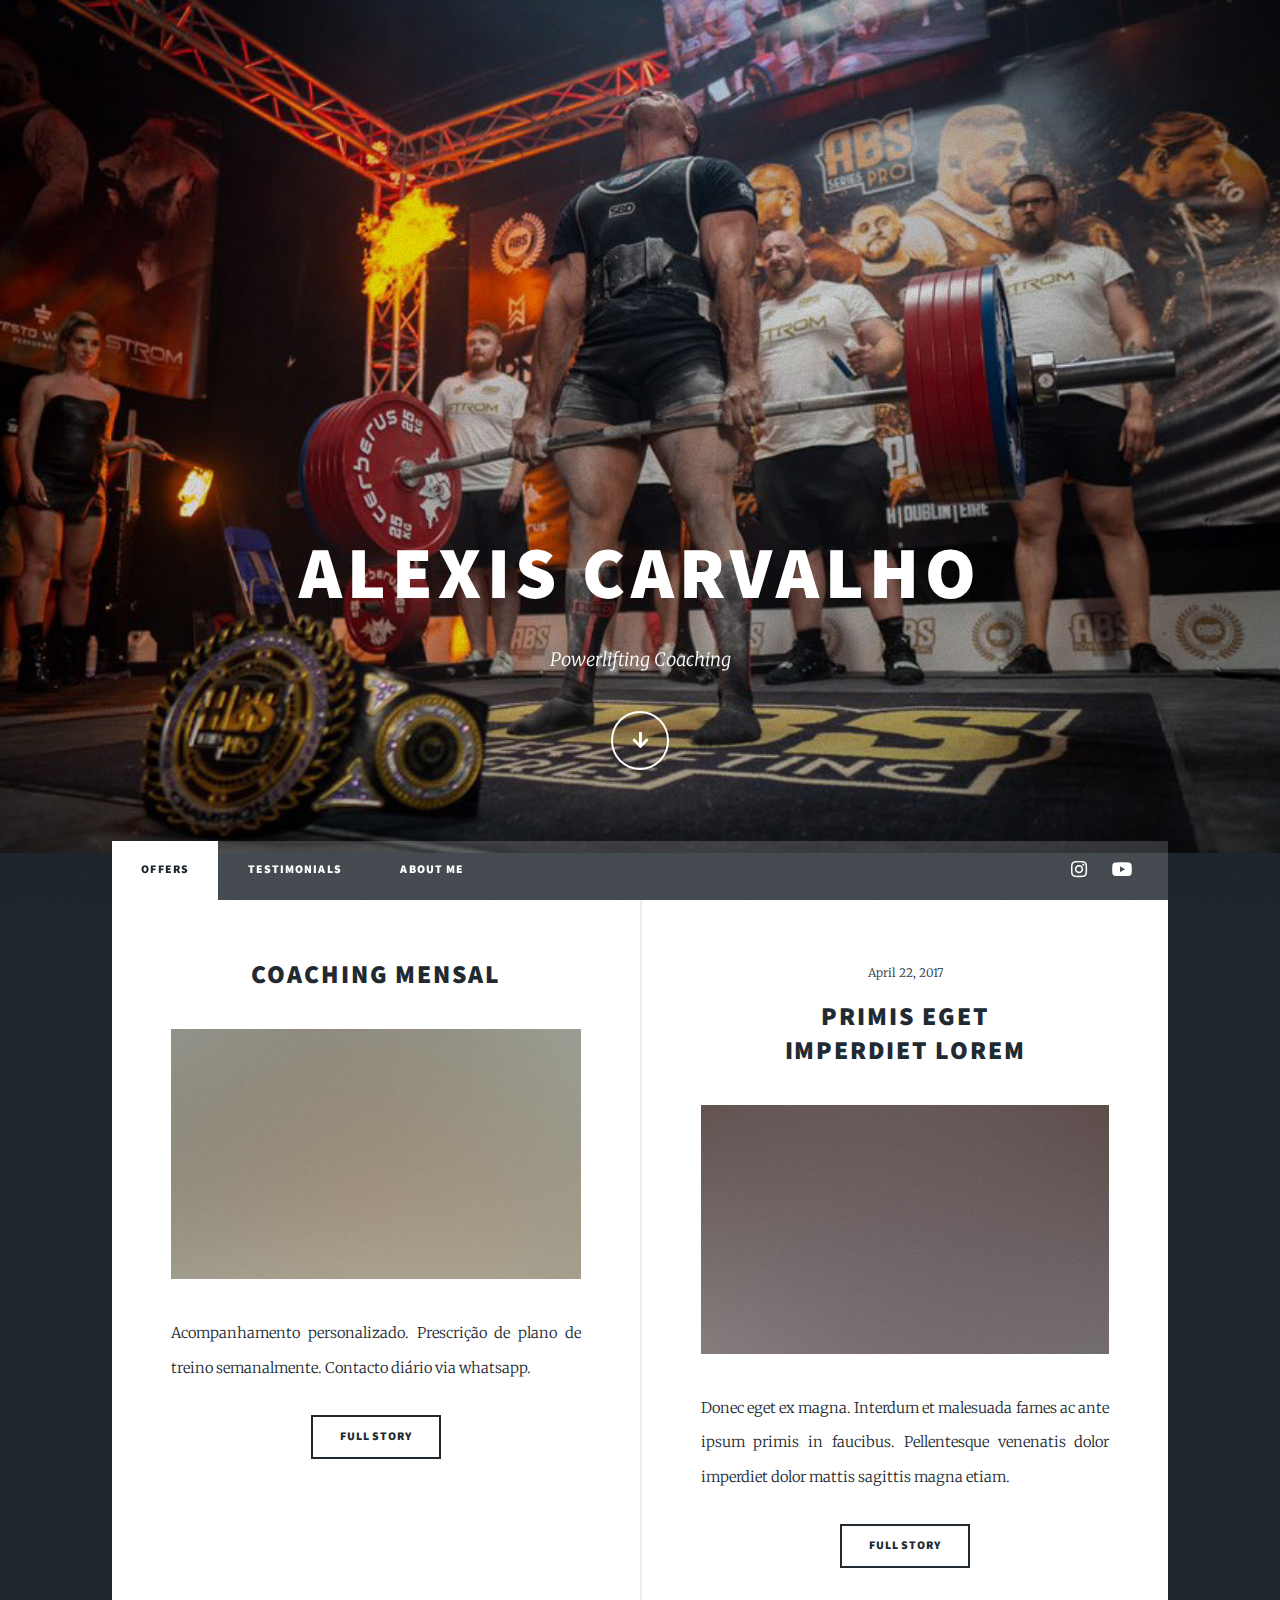
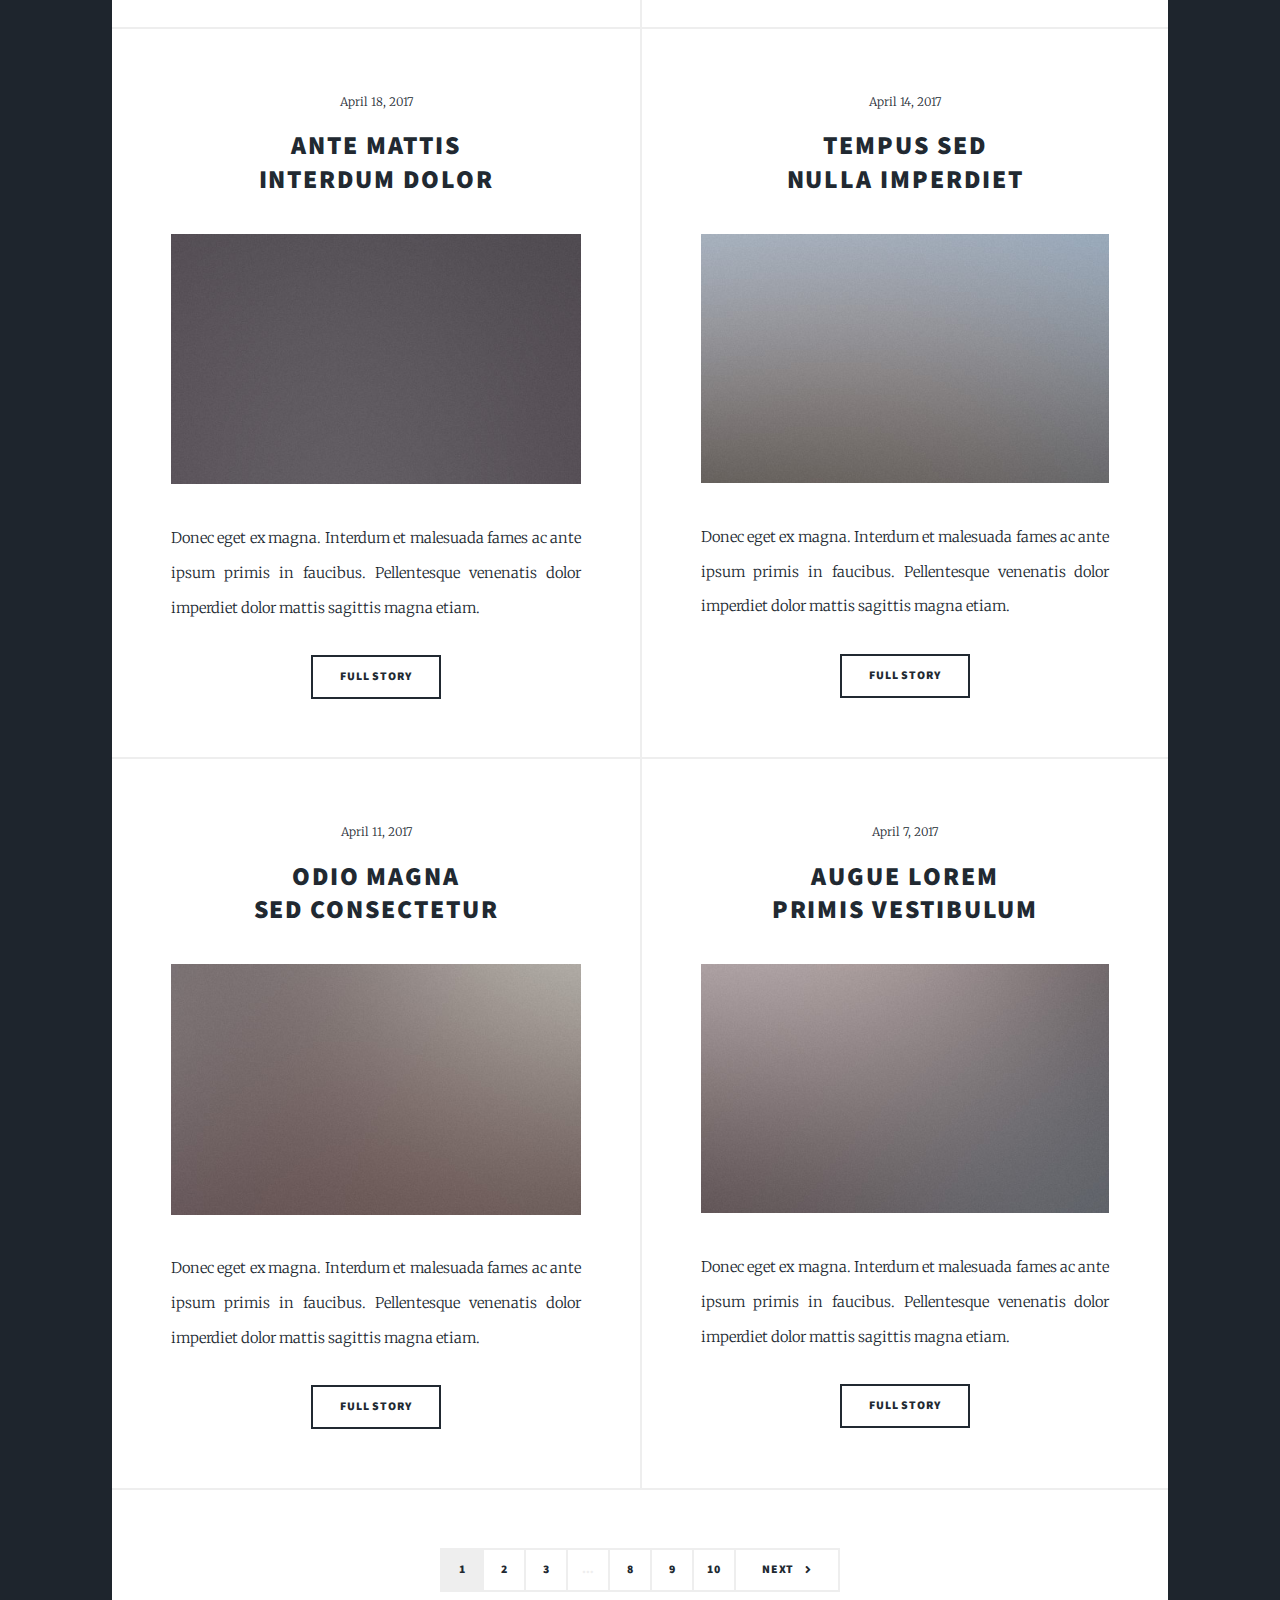
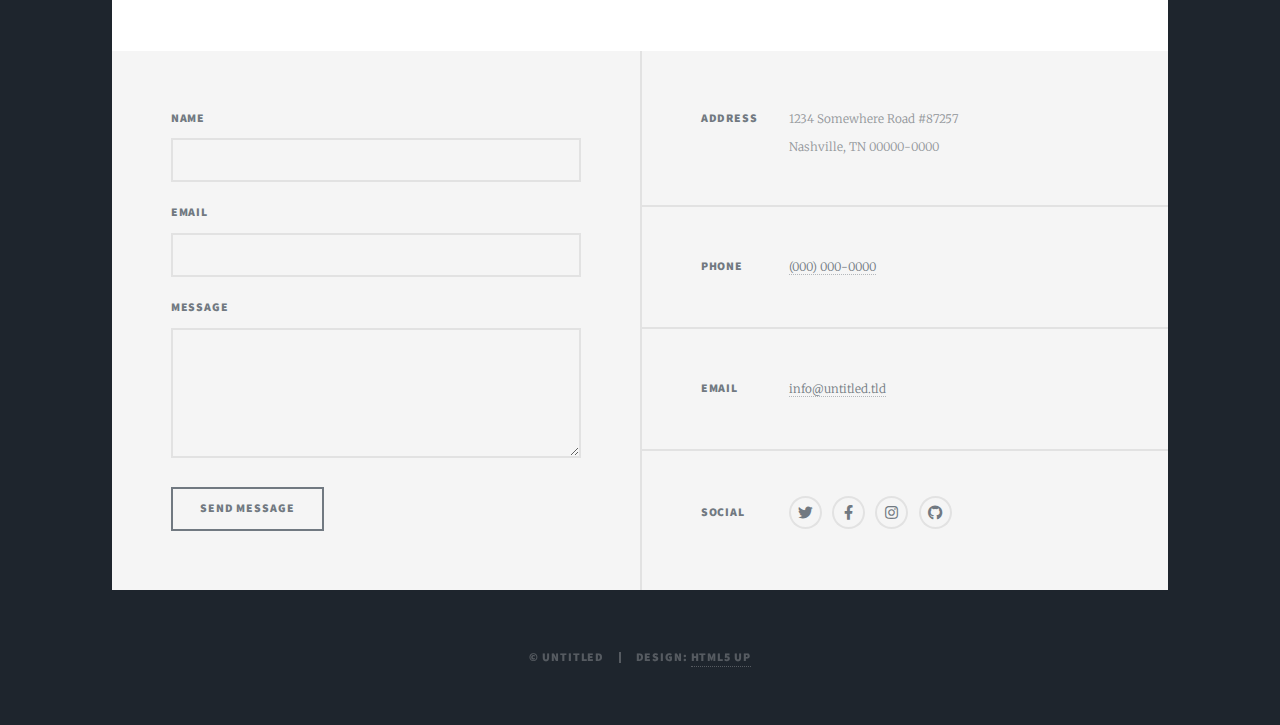
<file: index.html>
<!DOCTYPE HTML>
<!--
	Massively by HTML5 UP
	html5up.net | @ajlkn
	Free for personal and commercial use under the CCA 3.0 license (html5up.net/license)
-->
<html>
	<head>
		<title>Massively by HTML5 UP</title>
		<meta charset="utf-8" />
		<meta name="viewport" content="width=device-width, initial-scale=1, user-scalable=no" />
		<link rel="stylesheet" href="assets/css/main.css" />
		<noscript><link rel="stylesheet" href="assets/css/noscript.css" /></noscript>
	</head>
	<body class="is-preload">

		<!-- Wrapper -->
			<div id="wrapper" class="fade-in">

				<!-- Intro -->
					<div id="intro">
						<h1>Alexis Carvalho<br />
						</h1>
						<p>Powerlifting Coaching</p>
						<ul class="actions">
							<li><a href="#header" class="button icon solid solo fa-arrow-down scrolly">Continue</a></li>
						</ul>
					</div>

				<!-- Header -->
					<header id="header">
						<!-- <a href="index.html" class="logo">Massively</a> -->
					</header>

				<!-- Nav -->
					<nav id="nav">
						<ul class="links">
							<li class="active"><a href="index.html">Offers</a></li>
							<li><a href="generic.html">Testimonials</a></li>
							<li><a href="elements.html">About me</a></li>
						</ul>
						<ul class="icons">
							<li><a href="https://www.instagram.com/alexisvnc1/" class="icon brands fa-instagram"><span class="label">Instagram</span></a></li>
							<li><a href="https://www.youtube.com/channel/UCVlFInoDW029CrxfWcVDu5w" class="icon brands fa-youtube"><span class="label">Youtube</span></a></li>
						</ul>
					</nav>

				<!-- Main -->
					<div id="main">

						<!-- Featured Post -->
							<!-- <article class="post featured">
								<header class="major">
						
									<h2><a href="#">And this is a<br />
									massive headline</a></h2>
									<p>Aenean ornare velit lacus varius enim ullamcorper proin aliquam<br />
									facilisis ante sed etiam magna interdum congue. Lorem ipsum dolor<br />
									amet nullam sed etiam veroeros.</p>
								</header>
								<a href="#" class="image main"><img src="images/pic01.jpg" alt="" /></a>
								<ul class="actions special">
									<li><a href="#" class="button large">Full Story</a></li>
								</ul>
							</article> -->

						<!-- Posts -->
							<section class="posts">
								<article>
									<header>
									
										<h2><a href="#">Coaching Mensal<br />
										</a></h2>
									</header>
									<a href="#" class="image fit"><img src="images/pic02.jpg" alt="" /></a>
									<p>Acompanhamento personalizado. Prescrição de plano de treino semanalmente. Contacto diário via whatsapp.</p>
									<ul class="actions special">
										<li><a href="#" class="button">Full Story</a></li>
									</ul>
								</article>
								<article>
									<header>
										<span class="date">April 22, 2017</span>
										<h2><a href="#">Primis eget<br />
										imperdiet lorem</a></h2>
									</header>
									<a href="#" class="image fit"><img src="images/pic03.jpg" alt="" /></a>
									<p>Donec eget ex magna. Interdum et malesuada fames ac ante ipsum primis in faucibus. Pellentesque venenatis dolor imperdiet dolor mattis sagittis magna etiam.</p>
									<ul class="actions special">
										<li><a href="#" class="button">Full Story</a></li>
									</ul>
								</article>
								<article>
									<header>
										<span class="date">April 18, 2017</span>
										<h2><a href="#">Ante mattis<br />
										interdum dolor</a></h2>
									</header>
									<a href="#" class="image fit"><img src="images/pic04.jpg" alt="" /></a>
									<p>Donec eget ex magna. Interdum et malesuada fames ac ante ipsum primis in faucibus. Pellentesque venenatis dolor imperdiet dolor mattis sagittis magna etiam.</p>
									<ul class="actions special">
										<li><a href="#" class="button">Full Story</a></li>
									</ul>
								</article>
								<article>
									<header>
										<span class="date">April 14, 2017</span>
										<h2><a href="#">Tempus sed<br />
										nulla imperdiet</a></h2>
									</header>
									<a href="#" class="image fit"><img src="images/pic05.jpg" alt="" /></a>
									<p>Donec eget ex magna. Interdum et malesuada fames ac ante ipsum primis in faucibus. Pellentesque venenatis dolor imperdiet dolor mattis sagittis magna etiam.</p>
									<ul class="actions special">
										<li><a href="#" class="button">Full Story</a></li>
									</ul>
								</article>
								<article>
									<header>
										<span class="date">April 11, 2017</span>
										<h2><a href="#">Odio magna<br />
										sed consectetur</a></h2>
									</header>
									<a href="#" class="image fit"><img src="images/pic06.jpg" alt="" /></a>
									<p>Donec eget ex magna. Interdum et malesuada fames ac ante ipsum primis in faucibus. Pellentesque venenatis dolor imperdiet dolor mattis sagittis magna etiam.</p>
									<ul class="actions special">
										<li><a href="#" class="button">Full Story</a></li>
									</ul>
								</article>
								<article>
									<header>
										<span class="date">April 7, 2017</span>
										<h2><a href="#">Augue lorem<br />
										primis vestibulum</a></h2>
									</header>
									<a href="#" class="image fit"><img src="images/pic07.jpg" alt="" /></a>
									<p>Donec eget ex magna. Interdum et malesuada fames ac ante ipsum primis in faucibus. Pellentesque venenatis dolor imperdiet dolor mattis sagittis magna etiam.</p>
									<ul class="actions special">
										<li><a href="#" class="button">Full Story</a></li>
									</ul>
								</article>
							</section>

						<!-- Footer -->
							<footer>
								<div class="pagination">
									<!--<a href="#" class="previous">Prev</a>-->
									<a href="#" class="page active">1</a>
									<a href="#" class="page">2</a>
									<a href="#" class="page">3</a>
									<span class="extra">&hellip;</span>
									<a href="#" class="page">8</a>
									<a href="#" class="page">9</a>
									<a href="#" class="page">10</a>
									<a href="#" class="next">Next</a>
								</div>
							</footer>

					</div>

				<!-- Footer -->
					<footer id="footer">
						<section>
							<form method="post" action="#">
								<div class="fields">
									<div class="field">
										<label for="name">Name</label>
										<input type="text" name="name" id="name" />
									</div>
									<div class="field">
										<label for="email">Email</label>
										<input type="text" name="email" id="email" />
									</div>
									<div class="field">
										<label for="message">Message</label>
										<textarea name="message" id="message" rows="3"></textarea>
									</div>
								</div>
								<ul class="actions">
									<li><input type="submit" value="Send Message" /></li>
								</ul>
							</form>
						</section>
						<section class="split contact">
							<section class="alt">
								<h3>Address</h3>
								<p>1234 Somewhere Road #87257<br />
								Nashville, TN 00000-0000</p>
							</section>
							<section>
								<h3>Phone</h3>
								<p><a href="#">(000) 000-0000</a></p>
							</section>
							<section>
								<h3>Email</h3>
								<p><a href="#">info@untitled.tld</a></p>
							</section>
							<section>
								<h3>Social</h3>
								<ul class="icons alt">
									<li><a href="#" class="icon brands alt fa-twitter"><span class="label">Twitter</span></a></li>
									<li><a href="#" class="icon brands alt fa-facebook-f"><span class="label">Facebook</span></a></li>
									<li><a href="#" class="icon brands alt fa-instagram"><span class="label">Instagram</span></a></li>
									<li><a href="#" class="icon brands alt fa-github"><span class="label">GitHub</span></a></li>
								</ul>
							</section>
						</section>
					</footer>

				<!-- Copyright -->
					<div id="copyright">
						<ul><li>&copy; Untitled</li><li>Design: <a href="https://html5up.net">HTML5 UP</a></li></ul>
					</div>

			</div>

		<!-- Scripts -->
			<script src="assets/js/jquery.min.js"></script>
			<script src="assets/js/jquery.scrollex.min.js"></script>
			<script src="assets/js/jquery.scrolly.min.js"></script>
			<script src="assets/js/browser.min.js"></script>
			<script src="assets/js/breakpoints.min.js"></script>
			<script src="assets/js/util.js"></script>
			<script src="assets/js/main.js"></script>

	</body>
</html>
</file>
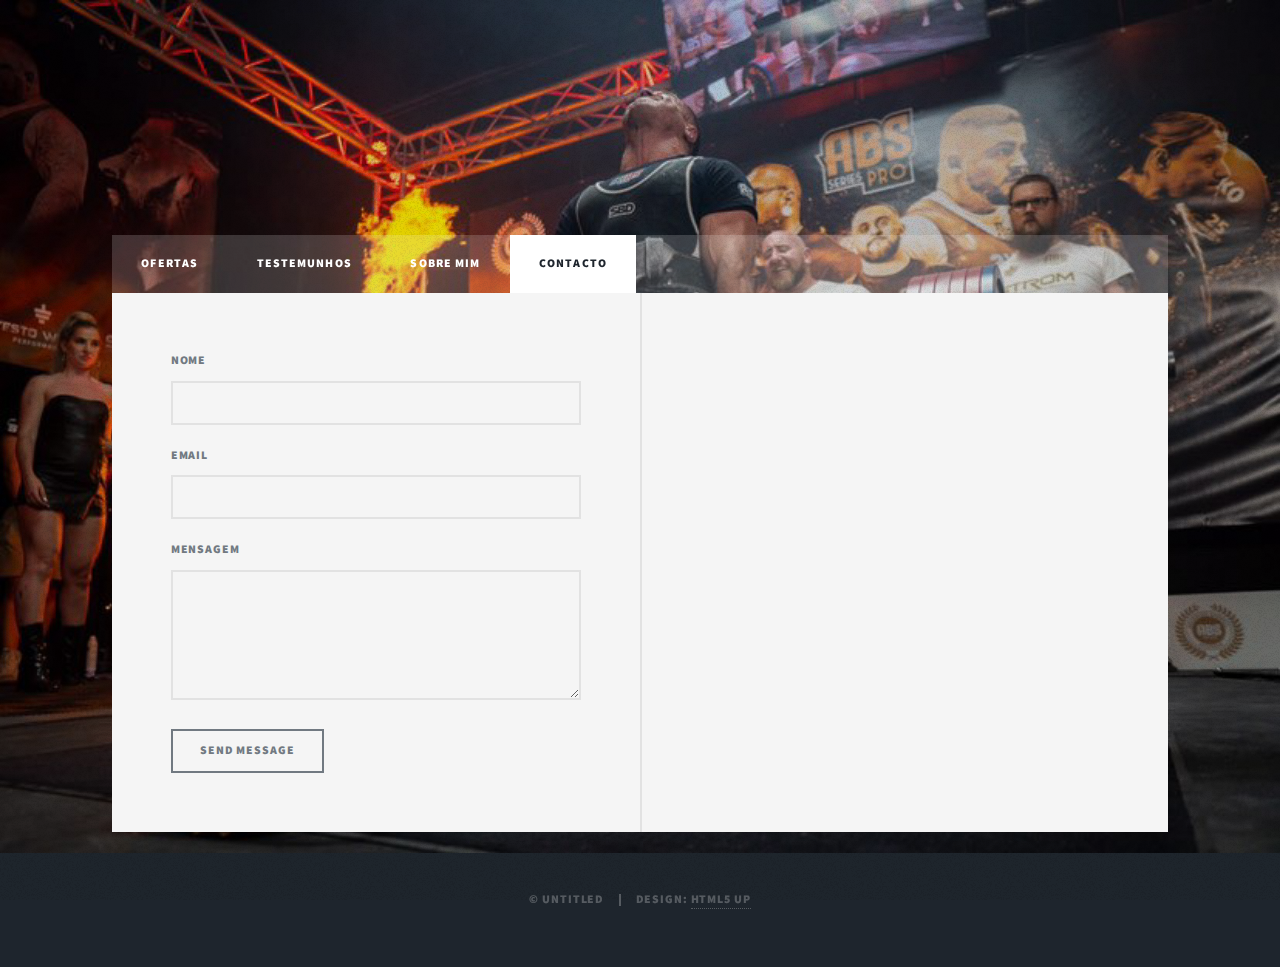
<file: contact.html>
<!DOCTYPE HTML>
<!--
	Massively by HTML5 UP
	html5up.net | @ajlkn
	Free for personal and commercial use under the CCA 3.0 license (html5up.net/license)
-->
<html>
	<head>
		<title>AlexisVnc Coaching</title>
		<meta charset="utf-8" />
		<meta name="viewport" content="width=device-width, initial-scale=1, user-scalable=no" />
		<link rel="stylesheet" href="assets/css/main.css" />
		<noscript><link rel="stylesheet" href="assets/css/noscript.css" /></noscript>
	</head>
	<body class="is-preload">

		<!-- Wrapper -->
			<div id="wrapper" class="fade-in">

		

				<!-- Header -->
					<header id="header">
						<!-- <a href="index.html" class="logo">Massively</a> -->
					</header>

				<!-- Nav -->
					<nav id="nav">
						<ul class="links">
							<li><a href="index.html">Ofertas</a></li>
							<li><a href="generic.html">Testemunhos</a></li>
							<li><a href="elements.html">Sobre mim</a></li>
							<li class="active"><a href="contact.html">Contacto</a></li>
						</ul>
						<ul class="icons">
							<!-- <li><a href="https://www.instagram.com/alexisvnc1/" class="icon brands fa-instagram"><span class="label">Instagram</span></a></li>
							<li><a href="https://www.youtube.com/channel/UCVlFInoDW029CrxfWcVDu5w" class="icon brands fa-youtube"><span class="label">Youtube</span></a></li> -->
						</ul>
					</nav>

				<!-- Main -->
					<div id="main">

						<!-- Featured Post -->
							<!-- <article class="post featured">
								<header class="major">
						
									<h2><a href="#">And this is a<br />
									massive headline</a></h2>
									<p>Aenean ornare velit lacus varius enim ullamcorper proin aliquam<br />
									facilisis ante sed etiam magna interdum congue. Lorem ipsum dolor<br />
									amet nullam sed etiam veroeros.</p>
								</header>
								<a href="#" class="image main"><img src="images/pic01.jpg" alt="" /></a>
								<ul class="actions special">
									<li><a href="#" class="button large">Full Story</a></li>
								</ul>
							</article> -->


						<!-- Footer -->
							<!-- <footer> -->
								<!-- <div class="pagination"> -->
									<!--<a href="#" class="previous">Prev</a>-->
									<!-- <a href="#" class="page active">1</a> -->
									<!-- <a href="#" class="page">2</a> -->
									<!-- <a href="#" class="page">3</a>
									<span class="extra">&hellip;</span>
									<a href="#" class="page">8</a>
									<a href="#" class="page">9</a>
									<a href="#" class="page">10</a>
									<a href="#" class="next">Next</a>
								</div>
							</footer> -->

					</div>

				<!-- Footer -->
					<footer id="footer">
						<section>
							<form method="post" action="#">
								<div class="fields">
									<div class="field">
										<label for="name">Nome</label>
										<input type="text" name="name" id="name" />
									</div>
									<div class="field">
										<label for="email">Email</label>
										<input type="text" name="email" id="email" />
									</div>
									<div class="field">
										<label for="message">Mensagem</label>
										<textarea name="message" id="message" rows="3"></textarea>
									</div>
								</div>
								<ul class="actions">
									<li><input type="submit" value="Send Message" /></li>
								</ul>
							</form>
						</section>
						<section class="split contact">
							<!-- <section class="alt">
								<h3>Address</h3>
								<p>1234 Somewhere Road #87257<br />
								Nashville, TN 00000-0000</p>
							</section>
							<section>
								<h3>Phone</h3>
								<p><a href="#">(000) 000-0000</a></p>
							</section>
							<section>
								<h3>Email</h3>
								<p><a href="#">info@untitled.tld</a></p>
							</section> -->

						</section>
					</footer>

				<!-- Copyright -->
					<div id="copyright">
						<ul><li>&copy; Untitled</li><li>Design: <a href="https://html5up.net">HTML5 UP</a></li></ul>
					</div>

			</div>

		<!-- Scripts -->
			<script src="assets/js/jquery.min.js"></script>
			<script src="assets/js/jquery.scrollex.min.js"></script>
			<script src="assets/js/jquery.scrolly.min.js"></script>
			<script src="assets/js/browser.min.js"></script>
			<script src="assets/js/breakpoints.min.js"></script>
			<script src="assets/js/util.js"></script>
			<script src="assets/js/main.js"></script>

	</body>
</html>
</file>
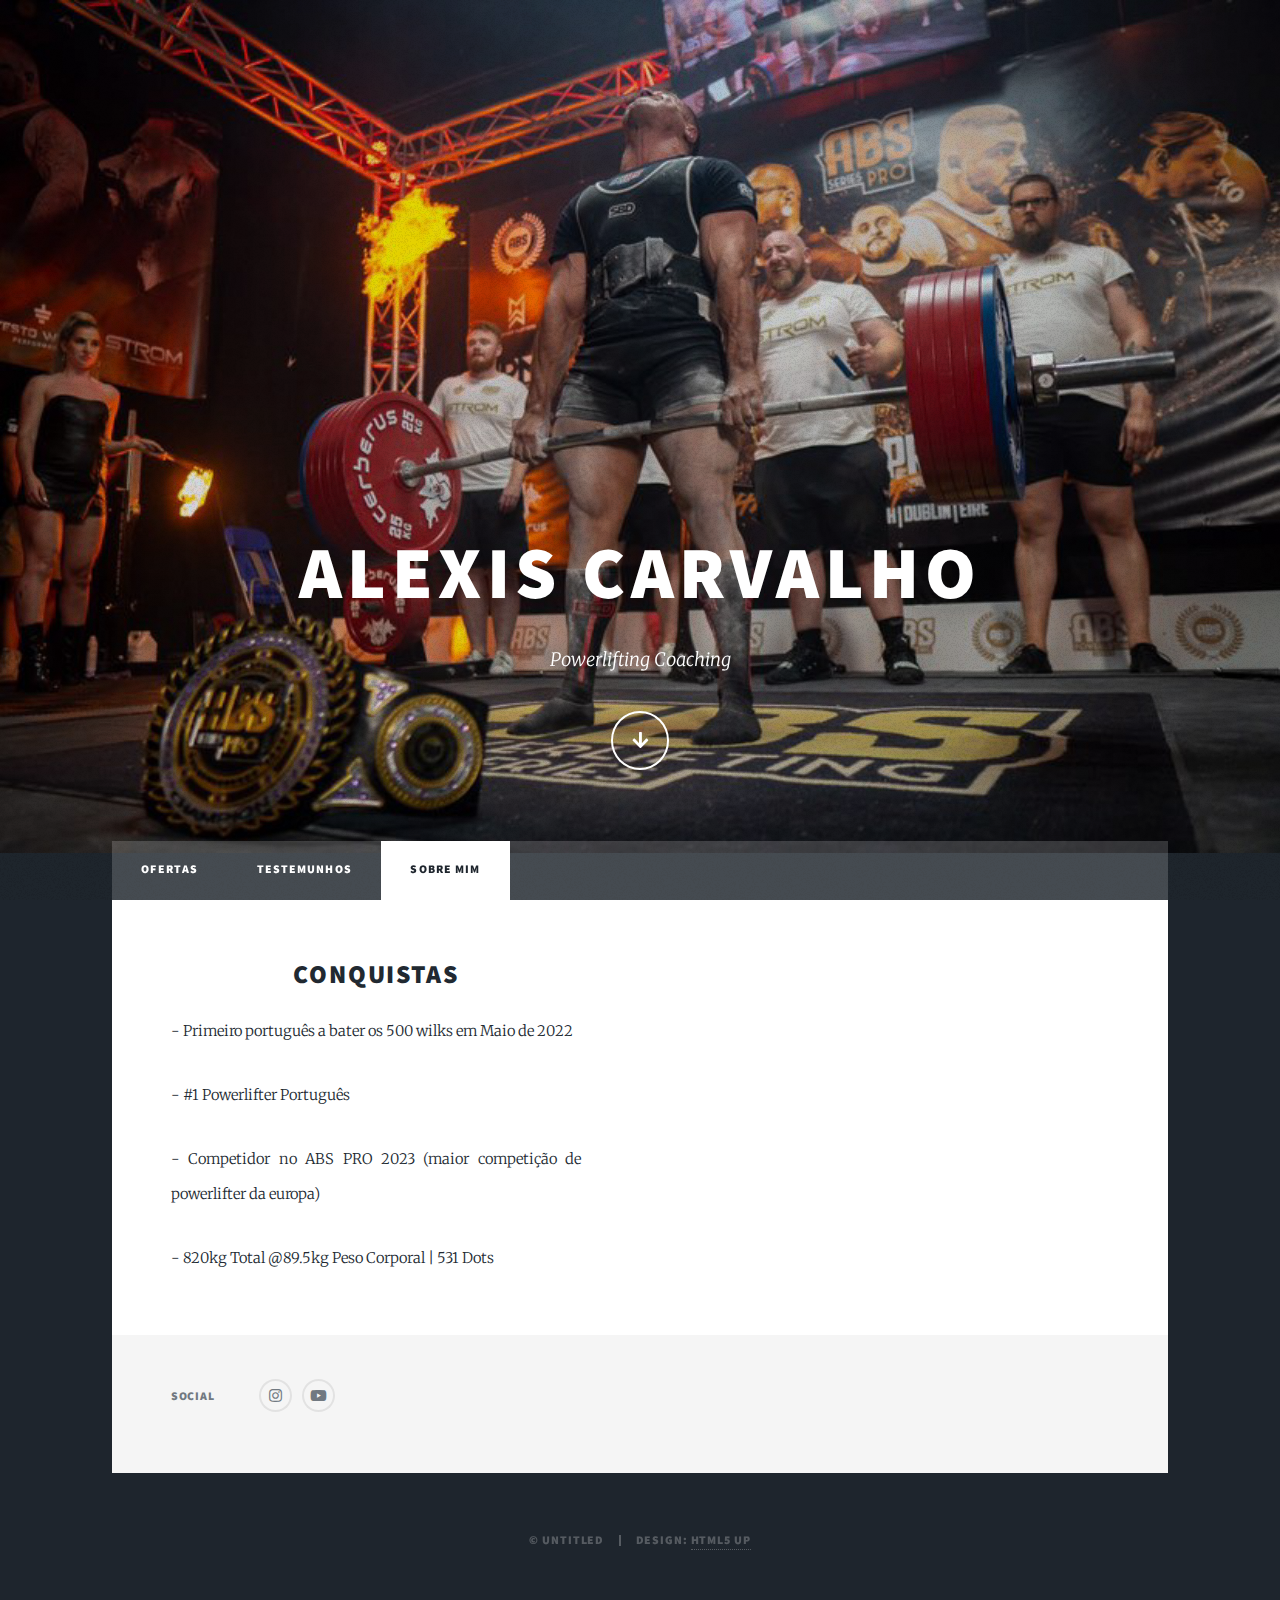
<file: elements.html>
<!DOCTYPE HTML>
<!--
	Massively by HTML5 UP
	html5up.net | @ajlkn
	Free for personal and commercial use under the CCA 3.0 license (html5up.net/license)
-->
<html>
	<head>
		<title>AlexisVnc Coaching</title>
		<meta charset="utf-8" />
		<meta name="viewport" content="width=device-width, initial-scale=1, user-scalable=no" />
		<link rel="stylesheet" href="assets/css/main.css" />
		<noscript><link rel="stylesheet" href="assets/css/noscript.css" /></noscript>
	</head>
	<body class="is-preload">

		<!-- Wrapper -->
			<div id="wrapper" class="fade-in">

				<!-- Intro -->
					<div id="intro">
						<h1>Alexis Carvalho<br />
						</h1>
						<p>Powerlifting Coaching</p>
						<ul class="actions">
							<li><a href="#header" class="button icon solid solo fa-arrow-down scrolly">Continue</a></li>
						</ul>
					</div>

				<!-- Header -->
					<header id="header">
						<!-- <a href="index.html" class="logo">Massively</a> -->
					</header>

				<!-- Nav -->
					<nav id="nav">
						<ul class="links">
							<li><a href="index.html">Ofertas</a></li>
							<li><a href="generic.html">Testemunhos</a></li>
							<li class="active"><a href="elements.html">Sobre mim</a></li>
							<!-- <li><a href="contact.html">Contacto</a></li> -->
						</ul>
						<ul class="icons">
							<!-- <li><a href="https://www.instagram.com/alexisvnc1/" class="icon brands fa-instagram"><span class="label">Instagram</span></a></li>
							<li><a href="https://www.youtube.com/channel/UCVlFInoDW029CrxfWcVDu5w" class="icon brands fa-youtube"><span class="label">Youtube</span></a></li> -->
						</ul>
					</nav>

				<!-- Main -->
					<div id="main">

						<!-- Featured Post -->
							<!-- <article class="post featured">
								<header class="major">
						
									<h2><a href="#">And this is a<br />
									massive headline</a></h2>
									<p>Aenean ornare velit lacus varius enim ullamcorper proin aliquam<br />
									facilisis ante sed etiam magna interdum congue. Lorem ipsum dolor<br />
									amet nullam sed etiam veroeros.</p>
								</header>
								<a href="#" class="image main"><img src="images/pic01.jpg" alt="" /></a>
								<ul class="actions special">
									<li><a href="#" class="button large">Full Story</a></li>
								</ul>
							</article> -->

						<!-- Posts -->
							<section class="posts">
								<article>
									<header>
									
										 <h2><a href="#">Conquistas<br />
										</a></h2> 
									</header>
									<!-- <a href="#" class="image fit"><img src="images/pic02.jpg" alt="" /></a> -->
									<p>- Primeiro português a bater os 500 wilks em Maio de 2022</p>
									<p>- #1 Powerlifter Português</p>
									<p>- Competidor no ABS PRO 2023 (maior competição de powerlifter da europa)</p>
									<p>- 820kg Total @89.5kg Peso Corporal | 531 Dots</p>
								</article>

								
							</section>

						<!-- Footer -->
							<!-- <footer> -->
								<!-- <div class="pagination"> -->
									<!--<a href="#" class="previous">Prev</a>-->
									<!-- <a href="#" class="page active">1</a> -->
									<!-- <a href="#" class="page">2</a> -->
									<!-- <a href="#" class="page">3</a>
									<span class="extra">&hellip;</span>
									<a href="#" class="page">8</a>
									<a href="#" class="page">9</a>
									<a href="#" class="page">10</a>
									<a href="#" class="next">Next</a>
								</div>
							</footer> -->

					</div>

				<!-- Footer -->
					<footer id="footer">
						<section class="split contact">
							<!-- <section class="alt">
								<h3>Address</h3>
								<p>1234 Somewhere Road #87257<br />
								Nashville, TN 00000-0000</p>
							</section>
							<section>
								<h3>Phone</h3>
								<p><a href="#">(000) 000-0000</a></p>
							</section>
							<section>
								<h3>Email</h3>
								<p><a href="#">info@untitled.tld</a></p>
							</section> -->
							<section>
								<h3>Social</h3>
								<ul class="icons alt">
									<li><a href="https://www.instagram.com/alexisvnc1/" class="icon brands fa-instagram"><span class="label">Instagram</span></a></li>
									<li><a href="https://www.youtube.com/channel/UCVlFInoDW029CrxfWcVDu5w" class="icon brands fa-youtube"><span class="label">Youtube</span></a></li>
								</ul>
							</section>
						</section>
					</footer>

				<!-- Copyright -->
					<div id="copyright">
						<ul><li>&copy; Untitled</li><li>Design: <a href="https://html5up.net">HTML5 UP</a></li></ul>
					</div>

			</div>

		<!-- Scripts -->
			<script src="assets/js/jquery.min.js"></script>
			<script src="assets/js/jquery.scrollex.min.js"></script>
			<script src="assets/js/jquery.scrolly.min.js"></script>
			<script src="assets/js/browser.min.js"></script>
			<script src="assets/js/breakpoints.min.js"></script>
			<script src="assets/js/util.js"></script>
			<script src="assets/js/main.js"></script>

	</body>
</html>
</file>
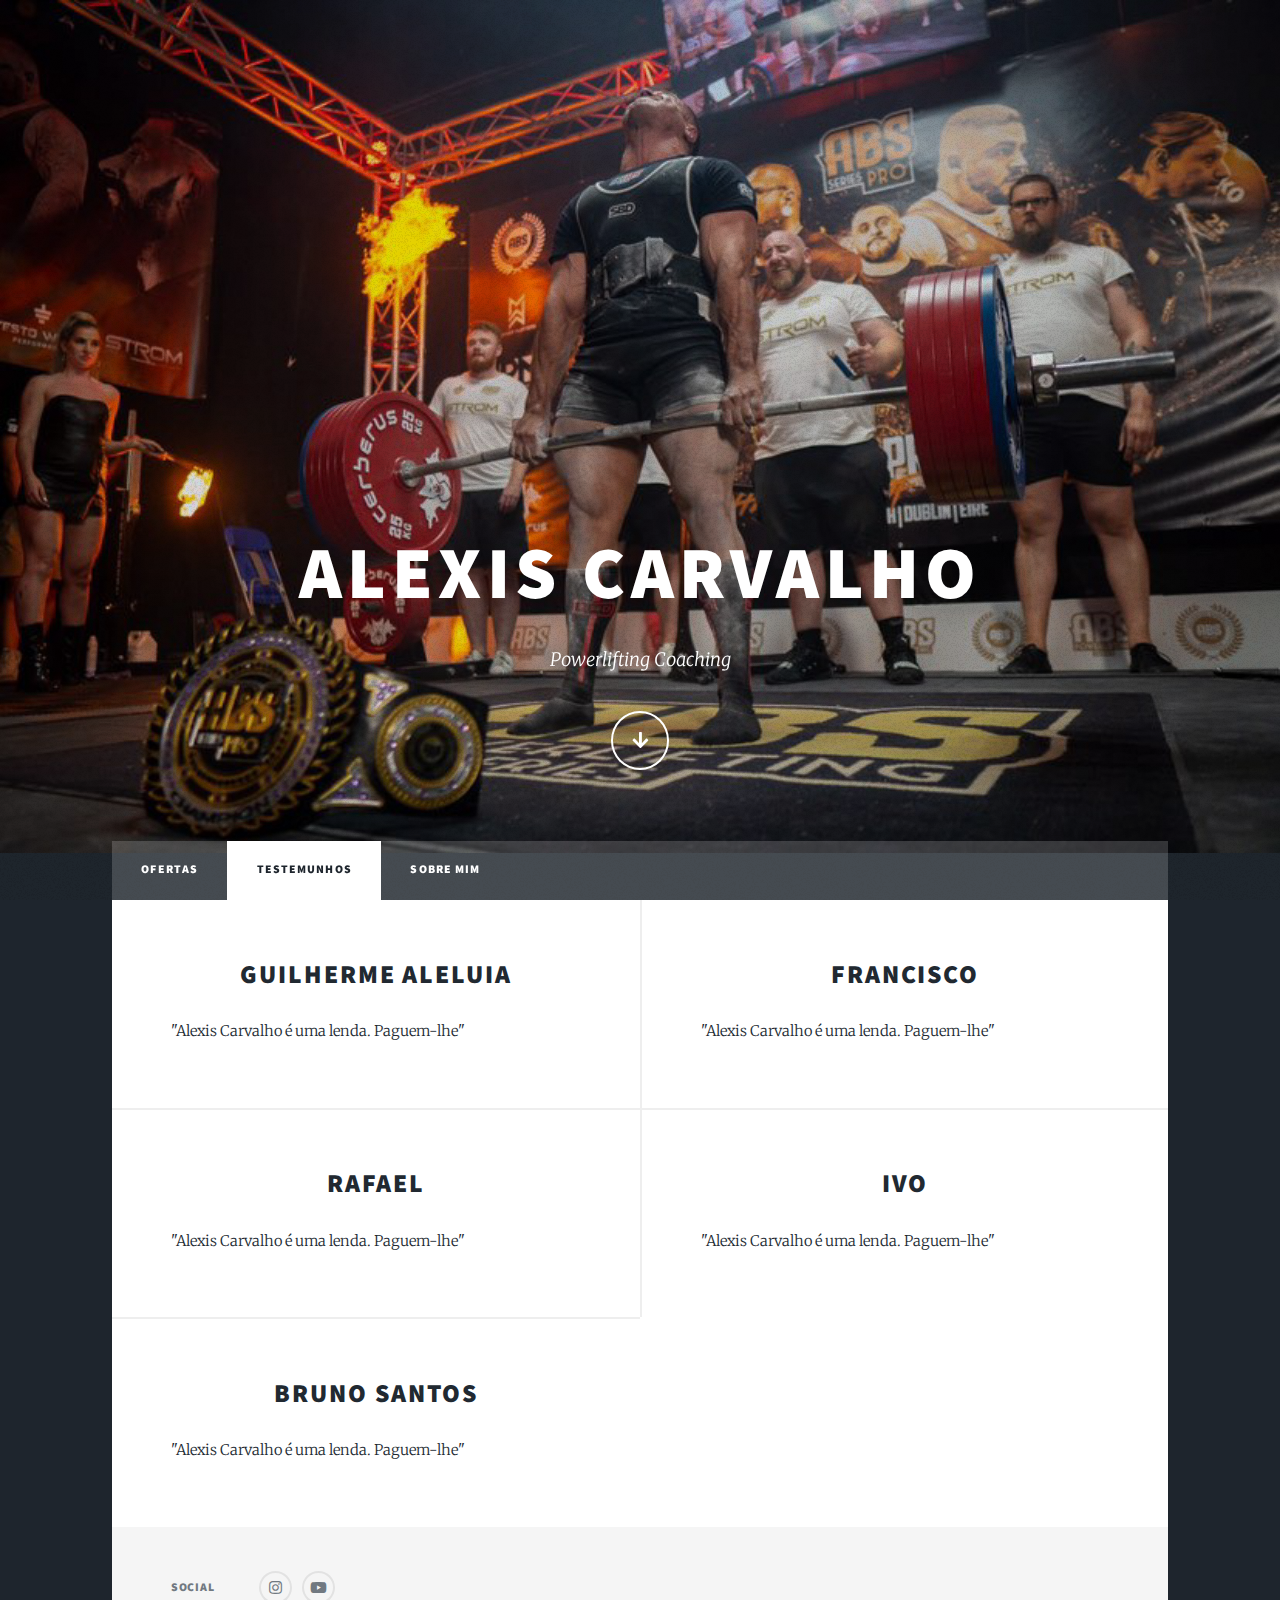
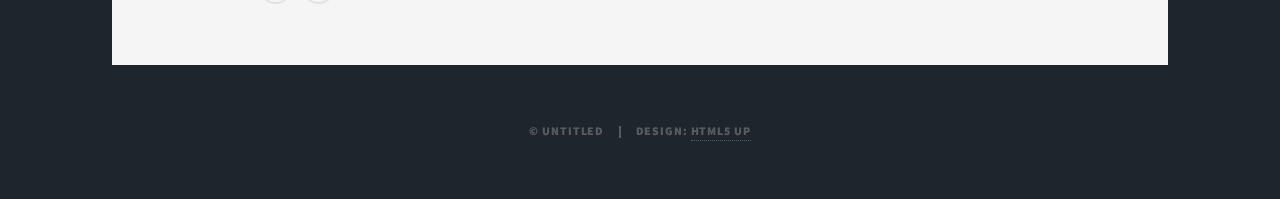
<file: generic.html>
<!DOCTYPE HTML>
<!--
	Massively by HTML5 UP
	html5up.net | @ajlkn
	Free for personal and commercial use under the CCA 3.0 license (html5up.net/license)
-->
<html>
	<head>
		<title>AlexisVnc Coaching</title>
		<meta charset="utf-8" />
		<meta name="viewport" content="width=device-width, initial-scale=1, user-scalable=no" />
		<link rel="stylesheet" href="assets/css/main.css" />
		<noscript><link rel="stylesheet" href="assets/css/noscript.css" /></noscript>
	</head>
	<body class="is-preload">

		<!-- Wrapper -->
			<div id="wrapper" class="fade-in">

				<!-- Intro -->
					<div id="intro">
						<h1>Alexis Carvalho<br />
						</h1>
						<p>Powerlifting Coaching</p>
						<ul class="actions">
							<li><a href="#header" class="button icon solid solo fa-arrow-down scrolly">Continue</a></li>
						</ul>
					</div>

				<!-- Header -->
					<header id="header">
						<!-- <a href="index.html" class="logo">Massively</a> -->
					</header>

				<!-- Nav -->
					<nav id="nav">
						<ul class="links">
							<li><a href="index.html">Ofertas</a></li>
							<li class="active"><a href="generic.html">Testemunhos</a></li>
							<li><a href="elements.html">Sobre mim</a></li>
							<!-- <li><a href="contact.html">Contacto</a></li> -->
						</ul>
						<ul class="icons">
							<!-- <li><a href="https://www.instagram.com/alexisvnc1/" class="icon brands fa-instagram"><span class="label">Instagram</span></a></li>
							<li><a href="https://www.youtube.com/channel/UCVlFInoDW029CrxfWcVDu5w" class="icon brands fa-youtube"><span class="label">Youtube</span></a></li> -->
						</ul>
					</nav>

				<!-- Main -->
					<div id="main">

						<!-- Featured Post -->
							<!-- <article class="post featured">
								<header class="major">
						
									<h2><a href="#">And this is a<br />
									massive headline</a></h2>
									<p>Aenean ornare velit lacus varius enim ullamcorper proin aliquam<br />
									facilisis ante sed etiam magna interdum congue. Lorem ipsum dolor<br />
									amet nullam sed etiam veroeros.</p>
								</header>
								<a href="#" class="image main"><img src="images/pic01.jpg" alt="" /></a>
								<ul class="actions special">
									<li><a href="#" class="button large">Full Story</a></li>
								</ul>
							</article> -->

						<!-- Posts -->
							<section class="posts">
								<article>
									<header>
									
										<h2><a href="#">Guilherme Aleluia<br />
										</a></h2>
									</header>
									<!-- <a href="#" class="image fit"><img src="images/pic02.jpg" alt="" /></a> -->
									<p>"Alexis Carvalho é uma lenda. Paguem-lhe"</p>

								</article>
								<article>
									<header>
									
										<h2><a href="#">Francisco<br />
										</a></h2>
									</header>
									<!-- <a href="#" class="image fit"><img src="images/pic02.jpg" alt="" /></a> -->
									<p>"Alexis Carvalho é uma lenda. Paguem-lhe"</p>

								</article>
								<article>
									<header>
									
										<h2><a href="#">Rafael<br />
										</a></h2>
									</header>
									<!-- <a href="#" class="image fit"><img src="images/pic02.jpg" alt="" /></a> -->
									<p>"Alexis Carvalho é uma lenda. Paguem-lhe"</p>

								</article>
								<article>
									<header>
									
										<h2><a href="#">Ivo<br />
										</a></h2>
									</header>
									<!-- <a href="#" class="image fit"><img src="images/pic02.jpg" alt="" /></a> -->
									<p>"Alexis Carvalho é uma lenda. Paguem-lhe"</p>

								</article>
								<article>
									<header>
									
										<h2><a href="#">Bruno Santos<br />
										</a></h2>
									</header>
									<!-- <a href="#" class="image fit"><img src="images/pic02.jpg" alt="" /></a> -->
									<p>"Alexis Carvalho é uma lenda. Paguem-lhe"</p>

								</article>
								
							</section>

						<!-- Footer -->
							<!-- <footer> -->
								<!-- <div class="pagination"> -->
									<!--<a href="#" class="previous">Prev</a>-->
									<!-- <a href="#" class="page active">1</a> -->
									<!-- <a href="#" class="page">2</a> -->
									<!-- <a href="#" class="page">3</a>
									<span class="extra">&hellip;</span>
									<a href="#" class="page">8</a>
									<a href="#" class="page">9</a>
									<a href="#" class="page">10</a>
									<a href="#" class="next">Next</a>
								</div>
							</footer> -->

					</div>

				<!-- Footer -->
					<footer id="footer">
						<section class="split contact">
							<!-- <section class="alt">
								<h3>Address</h3>
								<p>1234 Somewhere Road #87257<br />
								Nashville, TN 00000-0000</p>
							</section>
							<section>
								<h3>Phone</h3>
								<p><a href="#">(000) 000-0000</a></p>
							</section>
							<section>
								<h3>Email</h3>
								<p><a href="#">info@untitled.tld</a></p>
							</section> -->
							<section>
								<h3>Social</h3>
								<ul class="icons alt">
									<li><a href="https://www.instagram.com/alexisvnc1/" class="icon brands fa-instagram"><span class="label">Instagram</span></a></li>
									<li><a href="https://www.youtube.com/channel/UCVlFInoDW029CrxfWcVDu5w" class="icon brands fa-youtube"><span class="label">Youtube</span></a></li>
								</ul>
							</section>
						</section>
					</footer>

				<!-- Copyright -->
					<div id="copyright">
						<ul><li>&copy; Untitled</li><li>Design: <a href="https://html5up.net">HTML5 UP</a></li></ul>
					</div>

			</div>

		<!-- Scripts -->
			<script src="assets/js/jquery.min.js"></script>
			<script src="assets/js/jquery.scrollex.min.js"></script>
			<script src="assets/js/jquery.scrolly.min.js"></script>
			<script src="assets/js/browser.min.js"></script>
			<script src="assets/js/breakpoints.min.js"></script>
			<script src="assets/js/util.js"></script>
			<script src="assets/js/main.js"></script>

	</body>
</html>
</file>
<file: assets/css/main.css>
@import url(fontawesome-all.min.css);
@import url("https://fonts.googleapis.com/css?family=Merriweather:300,700,300italic,700italic|Source+Sans+Pro:900");

/*
	Massively by HTML5 UP
	html5up.net | @ajlkn
	Free for personal and commercial use under the CCA 3.0 license (html5up.net/license)
*/

html, body, div, span, applet, object,
iframe, h1, h2, h3, h4, h5, h6, p, blockquote,
pre, a, abbr, acronym, address, big, cite,
code, del, dfn, em, img, ins, kbd, q, s, samp,
small, strike, strong, sub, sup, tt, var, b,
u, i, center, dl, dt, dd, ol, ul, li, fieldset,
form, label, legend, table, caption, tbody,
tfoot, thead, tr, th, td, article, aside,
canvas, details, embed, figure, figcaption,
footer, header, hgroup, menu, nav, output, ruby,
section, summary, time, mark, audio, video {
	margin: 0;
	padding: 0;
	border: 0;
	font-size: 100%;
	font: inherit;
	vertical-align: baseline;}

article, aside, details, figcaption, figure,
footer, header, hgroup, menu, nav, section {
	display: block;}

body {
	line-height: 1;
}

ol, ul {
	list-style: none;
}

blockquote, q {
	quotes: none;
}

	blockquote:before, blockquote:after, q:before, q:after {
		content: '';
		content: none;
	}

table {
	border-collapse: collapse;
	border-spacing: 0;
}

body {
	-webkit-text-size-adjust: none;
}

mark {
	background-color: transparent;
	color: inherit;
}

input::-moz-focus-inner {
	border: 0;
	padding: 0;
}

input, select, textarea {
	-moz-appearance: none;
	-webkit-appearance: none;
	-ms-appearance: none;
	appearance: none;
}

/* Basic */

	@-ms-viewport {
		width: device-width;
	}

	body {
		-ms-overflow-style: scrollbar;
	}

	@media screen and (max-width: 480px) {

		html, body {
			min-width: 320px;
		}

	}

	html {
		box-sizing: border-box;
	}

	*, *:before, *:after {
		box-sizing: inherit;
	}

	body {
		background-color: #1e252d;
	}

		body.is-preload *, body.is-preload *:before, body.is-preload *:after {
			-moz-animation: none !important;
			-webkit-animation: none !important;
			-ms-animation: none !important;
			animation: none !important;
			-moz-transition: none !important;
			-webkit-transition: none !important;
			-ms-transition: none !important;
			transition: none !important;
		}

/* Type */

	html {
		font-size: 16pt;
	}

		@media screen and (max-width: 1680px) {

			html {
				font-size: 12pt;
			}

		}

		@media screen and (max-width: 1280px) {

			html {
				font-size: 11pt;
			}

		}

		@media screen and (max-width: 360px) {

			html {
				font-size: 10pt;
			}

		}

	body {
		color: #212931;
	}

	body, input, select, textarea {
		font-family: "Merriweather", Georgia, serif;
		font-weight: 300;
		font-size: 1rem;
		line-height: 2.375;
	}

	a {
		-moz-transition: color 0.2s ease-in-out, background-color 0.2s ease-in-out, border-color 0.2s ease-in-out, box-shadow 0.2s ease-in-out;
		-webkit-transition: color 0.2s ease-in-out, background-color 0.2s ease-in-out, border-color 0.2s ease-in-out, box-shadow 0.2s ease-in-out;
		-ms-transition: color 0.2s ease-in-out, background-color 0.2s ease-in-out, border-color 0.2s ease-in-out, box-shadow 0.2s ease-in-out;
		transition: color 0.2s ease-in-out, background-color 0.2s ease-in-out, border-color 0.2s ease-in-out, box-shadow 0.2s ease-in-out;
		border-bottom: dotted 1px;
		text-decoration: none;
	}

		a:hover {
			border-bottom-color: transparent;
		}

	strong, b {
		font-weight: 600;
	}

	em, i {
		font-style: italic;
	}

	p {
		text-align: justify;
		margin: 0 0 2rem 0;
	}

	h1, h2, h3, h4, h5, h6 {
		font-family: "Source Sans Pro", Helvetica, sans-serif;
		font-weight: 900;
		line-height: 1.5;
		letter-spacing: 0.075em;
		text-transform: uppercase;
		margin: 0 0 1rem 0;
	}

		h1 a, h2 a, h3 a, h4 a, h5 a, h6 a {
			border-bottom: 0;
			color: inherit;
			text-decoration: none;
		}

	h1 {
		font-size: 4rem;
		line-height: 1.1;
		margin: 0 0 2rem 0;
	}

	h2 {
		font-size: 1.75rem;
		line-height: 1.3;
		margin: 0 0 1.5rem 0;
	}

	h3 {
		font-size: 1.25rem;
		margin: 0 0 1.5rem 0;
	}

	h4 {
		font-size: 1rem;
	}

	h5 {
		font-size: 0.9rem;
	}

	h6 {
		font-size: 0.8rem;
	}

	sub {
		font-size: 0.8rem;
		position: relative;
		top: 0.5rem;
	}

	sup {
		font-size: 0.8rem;
		position: relative;
		top: -0.5rem;
	}

	blockquote {
		border-left: solid 4px;
		font-style: italic;
		margin: 0 0 2rem 0;
		padding: 0.5rem 0 0.5rem 2rem;
	}

	code {
		border: solid 2px;
		font-family: "Courier New", monospace;
		font-size: 0.9rem;
		margin: 0 0.25rem;
		padding: 0.25rem 0.65rem;
	}

	pre {
		-webkit-overflow-scrolling: touch;
		font-family: "Courier New", monospace;
		font-size: 0.9rem;
		margin: 0 0 2rem 0;
	}

		pre code {
			display: block;
			line-height: 1.75;
			padding: 1rem 1.5rem;
			overflow-x: auto;
		}

	hr {
		border: 0;
		border-bottom: solid 2px;
		margin: 3rem 0;
	}

		hr.major {
			margin: 5rem 0;
		}

	.align-left {
		text-align: left;
	}

	.align-center {
		text-align: center;
	}

	.align-right {
		text-align: right;
	}

	input, select, textarea {
		color: #212931;
	}

	a {
		color: #212931;
		border-bottom-color: rgba(33, 41, 49, 0.5);
	}

		a:hover {
			border-bottom-color: transparent;
			color: #18bfef !important;
		}

	strong, b {
		color: #212931;
	}

	h1, h2, h3, h4, h5, h6 {
		color: #212931;
	}

	blockquote {
		border-left-color: #eeeeee;
	}

	code {
		background: rgba(220, 220, 220, 0.25);
		border-color: #eeeeee;
	}

	hr {
		border-bottom-color: #eeeeee;
	}

/* Row */

	.row {
		display: flex;
		flex-wrap: wrap;
		box-sizing: border-box;
		align-items: stretch;
	}

		.row > * {
			box-sizing: border-box;
		}

		.row.gtr-uniform > * > :last-child {
			margin-bottom: 0;
		}

		.row.aln-left {
			justify-content: flex-start;
		}

		.row.aln-center {
			justify-content: center;
		}

		.row.aln-right {
			justify-content: flex-end;
		}

		.row.aln-top {
			align-items: flex-start;
		}

		.row.aln-middle {
			align-items: center;
		}

		.row.aln-bottom {
			align-items: flex-end;
		}

		.row > .imp {
			order: -1;
		}

		.row > .col-1 {
			width: 8.33333%;
		}

		.row > .off-1 {
			margin-left: 8.33333%;
		}

		.row > .col-2 {
			width: 16.66667%;
		}

		.row > .off-2 {
			margin-left: 16.66667%;
		}

		.row > .col-3 {
			width: 25%;
		}

		.row > .off-3 {
			margin-left: 25%;
		}

		.row > .col-4 {
			width: 33.33333%;
		}

		.row > .off-4 {
			margin-left: 33.33333%;
		}

		.row > .col-5 {
			width: 41.66667%;
		}

		.row > .off-5 {
			margin-left: 41.66667%;
		}

		.row > .col-6 {
			width: 50%;
		}

		.row > .off-6 {
			margin-left: 50%;
		}

		.row > .col-7 {
			width: 58.33333%;
		}

		.row > .off-7 {
			margin-left: 58.33333%;
		}

		.row > .col-8 {
			width: 66.66667%;
		}

		.row > .off-8 {
			margin-left: 66.66667%;
		}

		.row > .col-9 {
			width: 75%;
		}

		.row > .off-9 {
			margin-left: 75%;
		}

		.row > .col-10 {
			width: 83.33333%;
		}

		.row > .off-10 {
			margin-left: 83.33333%;
		}

		.row > .col-11 {
			width: 91.66667%;
		}

		.row > .off-11 {
			margin-left: 91.66667%;
		}

		.row > .col-12 {
			width: 100%;
		}

		.row > .off-12 {
			margin-left: 100%;
		}

		.row.gtr-0 {
			margin-top: 0;
			margin-left: 0rem;
		}

			.row.gtr-0 > * {
				padding: 0 0 0 0rem;
			}

			.row.gtr-0.gtr-uniform {
				margin-top: 0rem;
			}

				.row.gtr-0.gtr-uniform > * {
					padding-top: 0rem;
				}

		.row.gtr-25 {
			margin-top: 0;
			margin-left: -0.375rem;
		}

			.row.gtr-25 > * {
				padding: 0 0 0 0.375rem;
			}

			.row.gtr-25.gtr-uniform {
				margin-top: -0.375rem;
			}

				.row.gtr-25.gtr-uniform > * {
					padding-top: 0.375rem;
				}

		.row.gtr-50 {
			margin-top: 0;
			margin-left: -0.75rem;
		}

			.row.gtr-50 > * {
				padding: 0 0 0 0.75rem;
			}

			.row.gtr-50.gtr-uniform {
				margin-top: -0.75rem;
			}

				.row.gtr-50.gtr-uniform > * {
					padding-top: 0.75rem;
				}

		.row {
			margin-top: 0;
			margin-left: -1.5rem;
		}

			.row > * {
				padding: 0 0 0 1.5rem;
			}

			.row.gtr-uniform {
				margin-top: -1.5rem;
			}

				.row.gtr-uniform > * {
					padding-top: 1.5rem;
				}

		.row.gtr-150 {
			margin-top: 0;
			margin-left: -2.25rem;
		}

			.row.gtr-150 > * {
				padding: 0 0 0 2.25rem;
			}

			.row.gtr-150.gtr-uniform {
				margin-top: -2.25rem;
			}

				.row.gtr-150.gtr-uniform > * {
					padding-top: 2.25rem;
				}

		.row.gtr-200 {
			margin-top: 0;
			margin-left: -3rem;
		}

			.row.gtr-200 > * {
				padding: 0 0 0 3rem;
			}

			.row.gtr-200.gtr-uniform {
				margin-top: -3rem;
			}

				.row.gtr-200.gtr-uniform > * {
					padding-top: 3rem;
				}

		@media screen and (max-width: 1680px) {

			.row {
				display: flex;
				flex-wrap: wrap;
				box-sizing: border-box;
				align-items: stretch;
			}

				.row > * {
					box-sizing: border-box;
				}

				.row.gtr-uniform > * > :last-child {
					margin-bottom: 0;
				}

				.row.aln-left {
					justify-content: flex-start;
				}

				.row.aln-center {
					justify-content: center;
				}

				.row.aln-right {
					justify-content: flex-end;
				}

				.row.aln-top {
					align-items: flex-start;
				}

				.row.aln-middle {
					align-items: center;
				}

				.row.aln-bottom {
					align-items: flex-end;
				}

				.row > .imp-xlarge {
					order: -1;
				}

				.row > .col-1-xlarge {
					width: 8.33333%;
				}

				.row > .off-1-xlarge {
					margin-left: 8.33333%;
				}

				.row > .col-2-xlarge {
					width: 16.66667%;
				}

				.row > .off-2-xlarge {
					margin-left: 16.66667%;
				}

				.row > .col-3-xlarge {
					width: 25%;
				}

				.row > .off-3-xlarge {
					margin-left: 25%;
				}

				.row > .col-4-xlarge {
					width: 33.33333%;
				}

				.row > .off-4-xlarge {
					margin-left: 33.33333%;
				}

				.row > .col-5-xlarge {
					width: 41.66667%;
				}

				.row > .off-5-xlarge {
					margin-left: 41.66667%;
				}

				.row > .col-6-xlarge {
					width: 50%;
				}

				.row > .off-6-xlarge {
					margin-left: 50%;
				}

				.row > .col-7-xlarge {
					width: 58.33333%;
				}

				.row > .off-7-xlarge {
					margin-left: 58.33333%;
				}

				.row > .col-8-xlarge {
					width: 66.66667%;
				}

				.row > .off-8-xlarge {
					margin-left: 66.66667%;
				}

				.row > .col-9-xlarge {
					width: 75%;
				}

				.row > .off-9-xlarge {
					margin-left: 75%;
				}

				.row > .col-10-xlarge {
					width: 83.33333%;
				}

				.row > .off-10-xlarge {
					margin-left: 83.33333%;
				}

				.row > .col-11-xlarge {
					width: 91.66667%;
				}

				.row > .off-11-xlarge {
					margin-left: 91.66667%;
				}

				.row > .col-12-xlarge {
					width: 100%;
				}

				.row > .off-12-xlarge {
					margin-left: 100%;
				}

				.row.gtr-0 {
					margin-top: 0;
					margin-left: 0rem;
				}

					.row.gtr-0 > * {
						padding: 0 0 0 0rem;
					}

					.row.gtr-0.gtr-uniform {
						margin-top: 0rem;
					}

						.row.gtr-0.gtr-uniform > * {
							padding-top: 0rem;
						}

				.row.gtr-25 {
					margin-top: 0;
					margin-left: -0.375rem;
				}

					.row.gtr-25 > * {
						padding: 0 0 0 0.375rem;
					}

					.row.gtr-25.gtr-uniform {
						margin-top: -0.375rem;
					}

						.row.gtr-25.gtr-uniform > * {
							padding-top: 0.375rem;
						}

				.row.gtr-50 {
					margin-top: 0;
					margin-left: -0.75rem;
				}

					.row.gtr-50 > * {
						padding: 0 0 0 0.75rem;
					}

					.row.gtr-50.gtr-uniform {
						margin-top: -0.75rem;
					}

						.row.gtr-50.gtr-uniform > * {
							padding-top: 0.75rem;
						}

				.row {
					margin-top: 0;
					margin-left: -1.5rem;
				}

					.row > * {
						padding: 0 0 0 1.5rem;
					}

					.row.gtr-uniform {
						margin-top: -1.5rem;
					}

						.row.gtr-uniform > * {
							padding-top: 1.5rem;
						}

				.row.gtr-150 {
					margin-top: 0;
					margin-left: -2.25rem;
				}

					.row.gtr-150 > * {
						padding: 0 0 0 2.25rem;
					}

					.row.gtr-150.gtr-uniform {
						margin-top: -2.25rem;
					}

						.row.gtr-150.gtr-uniform > * {
							padding-top: 2.25rem;
						}

				.row.gtr-200 {
					margin-top: 0;
					margin-left: -3rem;
				}

					.row.gtr-200 > * {
						padding: 0 0 0 3rem;
					}

					.row.gtr-200.gtr-uniform {
						margin-top: -3rem;
					}

						.row.gtr-200.gtr-uniform > * {
							padding-top: 3rem;
						}

		}

		@media screen and (max-width: 1280px) {

			.row {
				display: flex;
				flex-wrap: wrap;
				box-sizing: border-box;
				align-items: stretch;
			}

				.row > * {
					box-sizing: border-box;
				}

				.row.gtr-uniform > * > :last-child {
					margin-bottom: 0;
				}

				.row.aln-left {
					justify-content: flex-start;
				}

				.row.aln-center {
					justify-content: center;
				}

				.row.aln-right {
					justify-content: flex-end;
				}

				.row.aln-top {
					align-items: flex-start;
				}

				.row.aln-middle {
					align-items: center;
				}

				.row.aln-bottom {
					align-items: flex-end;
				}

				.row > .imp-large {
					order: -1;
				}

				.row > .col-1-large {
					width: 8.33333%;
				}

				.row > .off-1-large {
					margin-left: 8.33333%;
				}

				.row > .col-2-large {
					width: 16.66667%;
				}

				.row > .off-2-large {
					margin-left: 16.66667%;
				}

				.row > .col-3-large {
					width: 25%;
				}

				.row > .off-3-large {
					margin-left: 25%;
				}

				.row > .col-4-large {
					width: 33.33333%;
				}

				.row > .off-4-large {
					margin-left: 33.33333%;
				}

				.row > .col-5-large {
					width: 41.66667%;
				}

				.row > .off-5-large {
					margin-left: 41.66667%;
				}

				.row > .col-6-large {
					width: 50%;
				}

				.row > .off-6-large {
					margin-left: 50%;
				}

				.row > .col-7-large {
					width: 58.33333%;
				}

				.row > .off-7-large {
					margin-left: 58.33333%;
				}

				.row > .col-8-large {
					width: 66.66667%;
				}

				.row > .off-8-large {
					margin-left: 66.66667%;
				}

				.row > .col-9-large {
					width: 75%;
				}

				.row > .off-9-large {
					margin-left: 75%;
				}

				.row > .col-10-large {
					width: 83.33333%;
				}

				.row > .off-10-large {
					margin-left: 83.33333%;
				}

				.row > .col-11-large {
					width: 91.66667%;
				}

				.row > .off-11-large {
					margin-left: 91.66667%;
				}

				.row > .col-12-large {
					width: 100%;
				}

				.row > .off-12-large {
					margin-left: 100%;
				}

				.row.gtr-0 {
					margin-top: 0;
					margin-left: 0rem;
				}

					.row.gtr-0 > * {
						padding: 0 0 0 0rem;
					}

					.row.gtr-0.gtr-uniform {
						margin-top: 0rem;
					}

						.row.gtr-0.gtr-uniform > * {
							padding-top: 0rem;
						}

				.row.gtr-25 {
					margin-top: 0;
					margin-left: -0.375rem;
				}

					.row.gtr-25 > * {
						padding: 0 0 0 0.375rem;
					}

					.row.gtr-25.gtr-uniform {
						margin-top: -0.375rem;
					}

						.row.gtr-25.gtr-uniform > * {
							padding-top: 0.375rem;
						}

				.row.gtr-50 {
					margin-top: 0;
					margin-left: -0.75rem;
				}

					.row.gtr-50 > * {
						padding: 0 0 0 0.75rem;
					}

					.row.gtr-50.gtr-uniform {
						margin-top: -0.75rem;
					}

						.row.gtr-50.gtr-uniform > * {
							padding-top: 0.75rem;
						}

				.row {
					margin-top: 0;
					margin-left: -1.5rem;
				}

					.row > * {
						padding: 0 0 0 1.5rem;
					}

					.row.gtr-uniform {
						margin-top: -1.5rem;
					}

						.row.gtr-uniform > * {
							padding-top: 1.5rem;
						}

				.row.gtr-150 {
					margin-top: 0;
					margin-left: -2.25rem;
				}

					.row.gtr-150 > * {
						padding: 0 0 0 2.25rem;
					}

					.row.gtr-150.gtr-uniform {
						margin-top: -2.25rem;
					}

						.row.gtr-150.gtr-uniform > * {
							padding-top: 2.25rem;
						}

				.row.gtr-200 {
					margin-top: 0;
					margin-left: -3rem;
				}

					.row.gtr-200 > * {
						padding: 0 0 0 3rem;
					}

					.row.gtr-200.gtr-uniform {
						margin-top: -3rem;
					}

						.row.gtr-200.gtr-uniform > * {
							padding-top: 3rem;
						}

		}

		@media screen and (max-width: 980px) {

			.row {
				display: flex;
				flex-wrap: wrap;
				box-sizing: border-box;
				align-items: stretch;
			}

				.row > * {
					box-sizing: border-box;
				}

				.row.gtr-uniform > * > :last-child {
					margin-bottom: 0;
				}

				.row.aln-left {
					justify-content: flex-start;
				}

				.row.aln-center {
					justify-content: center;
				}

				.row.aln-right {
					justify-content: flex-end;
				}

				.row.aln-top {
					align-items: flex-start;
				}

				.row.aln-middle {
					align-items: center;
				}

				.row.aln-bottom {
					align-items: flex-end;
				}

				.row > .imp-medium {
					order: -1;
				}

				.row > .col-1-medium {
					width: 8.33333%;
				}

				.row > .off-1-medium {
					margin-left: 8.33333%;
				}

				.row > .col-2-medium {
					width: 16.66667%;
				}

				.row > .off-2-medium {
					margin-left: 16.66667%;
				}

				.row > .col-3-medium {
					width: 25%;
				}

				.row > .off-3-medium {
					margin-left: 25%;
				}

				.row > .col-4-medium {
					width: 33.33333%;
				}

				.row > .off-4-medium {
					margin-left: 33.33333%;
				}

				.row > .col-5-medium {
					width: 41.66667%;
				}

				.row > .off-5-medium {
					margin-left: 41.66667%;
				}

				.row > .col-6-medium {
					width: 50%;
				}

				.row > .off-6-medium {
					margin-left: 50%;
				}

				.row > .col-7-medium {
					width: 58.33333%;
				}

				.row > .off-7-medium {
					margin-left: 58.33333%;
				}

				.row > .col-8-medium {
					width: 66.66667%;
				}

				.row > .off-8-medium {
					margin-left: 66.66667%;
				}

				.row > .col-9-medium {
					width: 75%;
				}

				.row > .off-9-medium {
					margin-left: 75%;
				}

				.row > .col-10-medium {
					width: 83.33333%;
				}

				.row > .off-10-medium {
					margin-left: 83.33333%;
				}

				.row > .col-11-medium {
					width: 91.66667%;
				}

				.row > .off-11-medium {
					margin-left: 91.66667%;
				}

				.row > .col-12-medium {
					width: 100%;
				}

				.row > .off-12-medium {
					margin-left: 100%;
				}

				.row.gtr-0 {
					margin-top: 0;
					margin-left: 0rem;
				}

					.row.gtr-0 > * {
						padding: 0 0 0 0rem;
					}

					.row.gtr-0.gtr-uniform {
						margin-top: 0rem;
					}

						.row.gtr-0.gtr-uniform > * {
							padding-top: 0rem;
						}

				.row.gtr-25 {
					margin-top: 0;
					margin-left: -0.375rem;
				}

					.row.gtr-25 > * {
						padding: 0 0 0 0.375rem;
					}

					.row.gtr-25.gtr-uniform {
						margin-top: -0.375rem;
					}

						.row.gtr-25.gtr-uniform > * {
							padding-top: 0.375rem;
						}

				.row.gtr-50 {
					margin-top: 0;
					margin-left: -0.75rem;
				}

					.row.gtr-50 > * {
						padding: 0 0 0 0.75rem;
					}

					.row.gtr-50.gtr-uniform {
						margin-top: -0.75rem;
					}

						.row.gtr-50.gtr-uniform > * {
							padding-top: 0.75rem;
						}

				.row {
					margin-top: 0;
					margin-left: -1.5rem;
				}

					.row > * {
						padding: 0 0 0 1.5rem;
					}

					.row.gtr-uniform {
						margin-top: -1.5rem;
					}

						.row.gtr-uniform > * {
							padding-top: 1.5rem;
						}

				.row.gtr-150 {
					margin-top: 0;
					margin-left: -2.25rem;
				}

					.row.gtr-150 > * {
						padding: 0 0 0 2.25rem;
					}

					.row.gtr-150.gtr-uniform {
						margin-top: -2.25rem;
					}

						.row.gtr-150.gtr-uniform > * {
							padding-top: 2.25rem;
						}

				.row.gtr-200 {
					margin-top: 0;
					margin-left: -3rem;
				}

					.row.gtr-200 > * {
						padding: 0 0 0 3rem;
					}

					.row.gtr-200.gtr-uniform {
						margin-top: -3rem;
					}

						.row.gtr-200.gtr-uniform > * {
							padding-top: 3rem;
						}

		}

		@media screen and (max-width: 736px) {

			.row {
				display: flex;
				flex-wrap: wrap;
				box-sizing: border-box;
				align-items: stretch;
			}

				.row > * {
					box-sizing: border-box;
				}

				.row.gtr-uniform > * > :last-child {
					margin-bottom: 0;
				}

				.row.aln-left {
					justify-content: flex-start;
				}

				.row.aln-center {
					justify-content: center;
				}

				.row.aln-right {
					justify-content: flex-end;
				}

				.row.aln-top {
					align-items: flex-start;
				}

				.row.aln-middle {
					align-items: center;
				}

				.row.aln-bottom {
					align-items: flex-end;
				}

				.row > .imp-small {
					order: -1;
				}

				.row > .col-1-small {
					width: 8.33333%;
				}

				.row > .off-1-small {
					margin-left: 8.33333%;
				}

				.row > .col-2-small {
					width: 16.66667%;
				}

				.row > .off-2-small {
					margin-left: 16.66667%;
				}

				.row > .col-3-small {
					width: 25%;
				}

				.row > .off-3-small {
					margin-left: 25%;
				}

				.row > .col-4-small {
					width: 33.33333%;
				}

				.row > .off-4-small {
					margin-left: 33.33333%;
				}

				.row > .col-5-small {
					width: 41.66667%;
				}

				.row > .off-5-small {
					margin-left: 41.66667%;
				}

				.row > .col-6-small {
					width: 50%;
				}

				.row > .off-6-small {
					margin-left: 50%;
				}

				.row > .col-7-small {
					width: 58.33333%;
				}

				.row > .off-7-small {
					margin-left: 58.33333%;
				}

				.row > .col-8-small {
					width: 66.66667%;
				}

				.row > .off-8-small {
					margin-left: 66.66667%;
				}

				.row > .col-9-small {
					width: 75%;
				}

				.row > .off-9-small {
					margin-left: 75%;
				}

				.row > .col-10-small {
					width: 83.33333%;
				}

				.row > .off-10-small {
					margin-left: 83.33333%;
				}

				.row > .col-11-small {
					width: 91.66667%;
				}

				.row > .off-11-small {
					margin-left: 91.66667%;
				}

				.row > .col-12-small {
					width: 100%;
				}

				.row > .off-12-small {
					margin-left: 100%;
				}

				.row.gtr-0 {
					margin-top: 0;
					margin-left: 0rem;
				}

					.row.gtr-0 > * {
						padding: 0 0 0 0rem;
					}

					.row.gtr-0.gtr-uniform {
						margin-top: 0rem;
					}

						.row.gtr-0.gtr-uniform > * {
							padding-top: 0rem;
						}

				.row.gtr-25 {
					margin-top: 0;
					margin-left: -0.375rem;
				}

					.row.gtr-25 > * {
						padding: 0 0 0 0.375rem;
					}

					.row.gtr-25.gtr-uniform {
						margin-top: -0.375rem;
					}

						.row.gtr-25.gtr-uniform > * {
							padding-top: 0.375rem;
						}

				.row.gtr-50 {
					margin-top: 0;
					margin-left: -0.75rem;
				}

					.row.gtr-50 > * {
						padding: 0 0 0 0.75rem;
					}

					.row.gtr-50.gtr-uniform {
						margin-top: -0.75rem;
					}

						.row.gtr-50.gtr-uniform > * {
							padding-top: 0.75rem;
						}

				.row {
					margin-top: 0;
					margin-left: -1.5rem;
				}

					.row > * {
						padding: 0 0 0 1.5rem;
					}

					.row.gtr-uniform {
						margin-top: -1.5rem;
					}

						.row.gtr-uniform > * {
							padding-top: 1.5rem;
						}

				.row.gtr-150 {
					margin-top: 0;
					margin-left: -2.25rem;
				}

					.row.gtr-150 > * {
						padding: 0 0 0 2.25rem;
					}

					.row.gtr-150.gtr-uniform {
						margin-top: -2.25rem;
					}

						.row.gtr-150.gtr-uniform > * {
							padding-top: 2.25rem;
						}

				.row.gtr-200 {
					margin-top: 0;
					margin-left: -3rem;
				}

					.row.gtr-200 > * {
						padding: 0 0 0 3rem;
					}

					.row.gtr-200.gtr-uniform {
						margin-top: -3rem;
					}

						.row.gtr-200.gtr-uniform > * {
							padding-top: 3rem;
						}

		}

		@media screen and (max-width: 480px) {

			.row {
				display: flex;
				flex-wrap: wrap;
				box-sizing: border-box;
				align-items: stretch;
			}

				.row > * {
					box-sizing: border-box;
				}

				.row.gtr-uniform > * > :last-child {
					margin-bottom: 0;
				}

				.row.aln-left {
					justify-content: flex-start;
				}

				.row.aln-center {
					justify-content: center;
				}

				.row.aln-right {
					justify-content: flex-end;
				}

				.row.aln-top {
					align-items: flex-start;
				}

				.row.aln-middle {
					align-items: center;
				}

				.row.aln-bottom {
					align-items: flex-end;
				}

				.row > .imp-xsmall {
					order: -1;
				}

				.row > .col-1-xsmall {
					width: 8.33333%;
				}

				.row > .off-1-xsmall {
					margin-left: 8.33333%;
				}

				.row > .col-2-xsmall {
					width: 16.66667%;
				}

				.row > .off-2-xsmall {
					margin-left: 16.66667%;
				}

				.row > .col-3-xsmall {
					width: 25%;
				}

				.row > .off-3-xsmall {
					margin-left: 25%;
				}

				.row > .col-4-xsmall {
					width: 33.33333%;
				}

				.row > .off-4-xsmall {
					margin-left: 33.33333%;
				}

				.row > .col-5-xsmall {
					width: 41.66667%;
				}

				.row > .off-5-xsmall {
					margin-left: 41.66667%;
				}

				.row > .col-6-xsmall {
					width: 50%;
				}

				.row > .off-6-xsmall {
					margin-left: 50%;
				}

				.row > .col-7-xsmall {
					width: 58.33333%;
				}

				.row > .off-7-xsmall {
					margin-left: 58.33333%;
				}

				.row > .col-8-xsmall {
					width: 66.66667%;
				}

				.row > .off-8-xsmall {
					margin-left: 66.66667%;
				}

				.row > .col-9-xsmall {
					width: 75%;
				}

				.row > .off-9-xsmall {
					margin-left: 75%;
				}

				.row > .col-10-xsmall {
					width: 83.33333%;
				}

				.row > .off-10-xsmall {
					margin-left: 83.33333%;
				}

				.row > .col-11-xsmall {
					width: 91.66667%;
				}

				.row > .off-11-xsmall {
					margin-left: 91.66667%;
				}

				.row > .col-12-xsmall {
					width: 100%;
				}

				.row > .off-12-xsmall {
					margin-left: 100%;
				}

				.row.gtr-0 {
					margin-top: 0;
					margin-left: 0rem;
				}

					.row.gtr-0 > * {
						padding: 0 0 0 0rem;
					}

					.row.gtr-0.gtr-uniform {
						margin-top: 0rem;
					}

						.row.gtr-0.gtr-uniform > * {
							padding-top: 0rem;
						}

				.row.gtr-25 {
					margin-top: 0;
					margin-left: -0.375rem;
				}

					.row.gtr-25 > * {
						padding: 0 0 0 0.375rem;
					}

					.row.gtr-25.gtr-uniform {
						margin-top: -0.375rem;
					}

						.row.gtr-25.gtr-uniform > * {
							padding-top: 0.375rem;
						}

				.row.gtr-50 {
					margin-top: 0;
					margin-left: -0.75rem;
				}

					.row.gtr-50 > * {
						padding: 0 0 0 0.75rem;
					}

					.row.gtr-50.gtr-uniform {
						margin-top: -0.75rem;
					}

						.row.gtr-50.gtr-uniform > * {
							padding-top: 0.75rem;
						}

				.row {
					margin-top: 0;
					margin-left: -1.5rem;
				}

					.row > * {
						padding: 0 0 0 1.5rem;
					}

					.row.gtr-uniform {
						margin-top: -1.5rem;
					}

						.row.gtr-uniform > * {
							padding-top: 1.5rem;
						}

				.row.gtr-150 {
					margin-top: 0;
					margin-left: -2.25rem;
				}

					.row.gtr-150 > * {
						padding: 0 0 0 2.25rem;
					}

					.row.gtr-150.gtr-uniform {
						margin-top: -2.25rem;
					}

						.row.gtr-150.gtr-uniform > * {
							padding-top: 2.25rem;
						}

				.row.gtr-200 {
					margin-top: 0;
					margin-left: -3rem;
				}

					.row.gtr-200 > * {
						padding: 0 0 0 3rem;
					}

					.row.gtr-200.gtr-uniform {
						margin-top: -3rem;
					}

						.row.gtr-200.gtr-uniform > * {
							padding-top: 3rem;
						}

		}

		@media screen and (max-width: 360px) {

			.row {
				display: flex;
				flex-wrap: wrap;
				box-sizing: border-box;
				align-items: stretch;
			}

				.row > * {
					box-sizing: border-box;
				}

				.row.gtr-uniform > * > :last-child {
					margin-bottom: 0;
				}

				.row.aln-left {
					justify-content: flex-start;
				}

				.row.aln-center {
					justify-content: center;
				}

				.row.aln-right {
					justify-content: flex-end;
				}

				.row.aln-top {
					align-items: flex-start;
				}

				.row.aln-middle {
					align-items: center;
				}

				.row.aln-bottom {
					align-items: flex-end;
				}

				.row > .imp-xxsmall {
					order: -1;
				}

				.row > .col-1-xxsmall {
					width: 8.33333%;
				}

				.row > .off-1-xxsmall {
					margin-left: 8.33333%;
				}

				.row > .col-2-xxsmall {
					width: 16.66667%;
				}

				.row > .off-2-xxsmall {
					margin-left: 16.66667%;
				}

				.row > .col-3-xxsmall {
					width: 25%;
				}

				.row > .off-3-xxsmall {
					margin-left: 25%;
				}

				.row > .col-4-xxsmall {
					width: 33.33333%;
				}

				.row > .off-4-xxsmall {
					margin-left: 33.33333%;
				}

				.row > .col-5-xxsmall {
					width: 41.66667%;
				}

				.row > .off-5-xxsmall {
					margin-left: 41.66667%;
				}

				.row > .col-6-xxsmall {
					width: 50%;
				}

				.row > .off-6-xxsmall {
					margin-left: 50%;
				}

				.row > .col-7-xxsmall {
					width: 58.33333%;
				}

				.row > .off-7-xxsmall {
					margin-left: 58.33333%;
				}

				.row > .col-8-xxsmall {
					width: 66.66667%;
				}

				.row > .off-8-xxsmall {
					margin-left: 66.66667%;
				}

				.row > .col-9-xxsmall {
					width: 75%;
				}

				.row > .off-9-xxsmall {
					margin-left: 75%;
				}

				.row > .col-10-xxsmall {
					width: 83.33333%;
				}

				.row > .off-10-xxsmall {
					margin-left: 83.33333%;
				}

				.row > .col-11-xxsmall {
					width: 91.66667%;
				}

				.row > .off-11-xxsmall {
					margin-left: 91.66667%;
				}

				.row > .col-12-xxsmall {
					width: 100%;
				}

				.row > .off-12-xxsmall {
					margin-left: 100%;
				}

				.row.gtr-0 {
					margin-top: 0;
					margin-left: 0rem;
				}

					.row.gtr-0 > * {
						padding: 0 0 0 0rem;
					}

					.row.gtr-0.gtr-uniform {
						margin-top: 0rem;
					}

						.row.gtr-0.gtr-uniform > * {
							padding-top: 0rem;
						}

				.row.gtr-25 {
					margin-top: 0;
					margin-left: -0.375rem;
				}

					.row.gtr-25 > * {
						padding: 0 0 0 0.375rem;
					}

					.row.gtr-25.gtr-uniform {
						margin-top: -0.375rem;
					}

						.row.gtr-25.gtr-uniform > * {
							padding-top: 0.375rem;
						}

				.row.gtr-50 {
					margin-top: 0;
					margin-left: -0.75rem;
				}

					.row.gtr-50 > * {
						padding: 0 0 0 0.75rem;
					}

					.row.gtr-50.gtr-uniform {
						margin-top: -0.75rem;
					}

						.row.gtr-50.gtr-uniform > * {
							padding-top: 0.75rem;
						}

				.row {
					margin-top: 0;
					margin-left: -1.5rem;
				}

					.row > * {
						padding: 0 0 0 1.5rem;
					}

					.row.gtr-uniform {
						margin-top: -1.5rem;
					}

						.row.gtr-uniform > * {
							padding-top: 1.5rem;
						}

				.row.gtr-150 {
					margin-top: 0;
					margin-left: -2.25rem;
				}

					.row.gtr-150 > * {
						padding: 0 0 0 2.25rem;
					}

					.row.gtr-150.gtr-uniform {
						margin-top: -2.25rem;
					}

						.row.gtr-150.gtr-uniform > * {
							padding-top: 2.25rem;
						}

				.row.gtr-200 {
					margin-top: 0;
					margin-left: -3rem;
				}

					.row.gtr-200 > * {
						padding: 0 0 0 3rem;
					}

					.row.gtr-200.gtr-uniform {
						margin-top: -3rem;
					}

						.row.gtr-200.gtr-uniform > * {
							padding-top: 3rem;
						}

		}

/* Box */

	.box {
		border: solid 2px;
		margin-bottom: 2rem;
		padding: 1.5rem;
	}

		.box > :last-child,
		.box > :last-child > :last-child,
		.box > :last-child > :last-child > :last-child {
			margin-bottom: 0;
		}

		.box.alt {
			border: 0;
			border-radius: 0;
			padding: 0;
		}

	.box {
		border-color: #eeeeee;
	}

/* Button */

	input[type="submit"],
	input[type="reset"],
	input[type="button"],
	button,
	.button {
		-moz-appearance: none;
		-webkit-appearance: none;
		-ms-appearance: none;
		appearance: none;
		-moz-transition: background-color 0.2s ease-in-out, box-shadow 0.2s ease-in-out, color 0.2s ease-in-out;
		-webkit-transition: background-color 0.2s ease-in-out, box-shadow 0.2s ease-in-out, color 0.2s ease-in-out;
		-ms-transition: background-color 0.2s ease-in-out, box-shadow 0.2s ease-in-out, color 0.2s ease-in-out;
		transition: background-color 0.2s ease-in-out, box-shadow 0.2s ease-in-out, color 0.2s ease-in-out;
		border: 0;
		border-radius: 0;
		cursor: pointer;
		display: inline-block;
		font-family: "Source Sans Pro", Helvetica, sans-serif;
		font-size: 0.8rem;
		font-weight: 900;
		letter-spacing: 0.075em;
		height: 3rem;
		line-height: 3rem;
		padding: 0 2rem;
		text-align: center;
		text-decoration: none;
		text-transform: uppercase;
		white-space: nowrap;
	}

		input[type="submit"].icon:before,
		input[type="reset"].icon:before,
		input[type="button"].icon:before,
		button.icon:before,
		.button.icon:before {
			margin-right: 0.5rem;
		}

		input[type="submit"].icon.solo,
		input[type="reset"].icon.solo,
		input[type="button"].icon.solo,
		button.icon.solo,
		.button.icon.solo {
			position: relative;
			width: 4rem;
			height: 4rem;
			line-height: 4rem;
			border-radius: 4rem;
			text-indent: 4rem;
			overflow: hidden;
			padding: 0;
			white-space: nowrap;
		}

			input[type="submit"].icon.solo:before,
			input[type="reset"].icon.solo:before,
			input[type="button"].icon.solo:before,
			button.icon.solo:before,
			.button.icon.solo:before {
				position: absolute;
				display: block;
				top: 0;
				left: 0;
				width: inherit;
				height: inherit;
				line-height: inherit;
				font-size: 1.25rem;
				margin-right: 0;
				text-align: center;
				text-indent: 0;
			}

		input[type="submit"].fit,
		input[type="reset"].fit,
		input[type="button"].fit,
		button.fit,
		.button.fit {
			width: 100%;
		}

		input[type="submit"].small,
		input[type="reset"].small,
		input[type="button"].small,
		button.small,
		.button.small {
			font-size: 0.7rem;
			height: 2.5rem;
			line-height: 2.5rem;
			padding: 0 1.5rem;
		}

		input[type="submit"].large,
		input[type="reset"].large,
		input[type="button"].large,
		button.large,
		.button.large {
			font-size: 0.9rem;
			height: 3.5rem;
			line-height: 3.5rem;
			padding: 0 2.75rem;
		}

		@media screen and (max-width: 980px) {

			input[type="submit"],
			input[type="reset"],
			input[type="button"],
			button,
			.button {
				font-size: 0.9rem;
				height: 3.25rem;
				line-height: 3.25rem;
			}

				input[type="submit"].large,
				input[type="reset"].large,
				input[type="button"].large,
				button.large,
				.button.large {
					font-size: 1rem;
					height: 3.75rem;
					line-height: 3.75rem;
				}

		}

		input[type="submit"].disabled, input[type="submit"]:disabled,
		input[type="reset"].disabled,
		input[type="reset"]:disabled,
		input[type="button"].disabled,
		input[type="button"]:disabled,
		button.disabled,
		button:disabled,
		.button.disabled,
		.button:disabled {
			pointer-events: none;
			opacity: 0.25;
		}

	input[type="submit"],
	input[type="reset"],
	input[type="button"],
	button,
	.button {
		background-color: transparent;
		box-shadow: inset 0 0 0 2px #212931;
		color: #212931 !important;
	}

		input[type="submit"]:hover,
		input[type="reset"]:hover,
		input[type="button"]:hover,
		button:hover,
		.button:hover {
			box-shadow: inset 0 0 0 2px #18bfef;
			color: #18bfef !important;
		}

		input[type="submit"].primary,
		input[type="reset"].primary,
		input[type="button"].primary,
		button.primary,
		.button.primary {
			background-color: #212931;
			box-shadow: none;
			color: #ffffff !important;
		}

			input[type="submit"].primary:hover,
			input[type="reset"].primary:hover,
			input[type="button"].primary:hover,
			button.primary:hover,
			.button.primary:hover {
				background-color: #18bfef;
			}

/* Form */

	form {
		margin: 0 0 2rem 0;
	}

		form > :last-child {
			margin-bottom: 0;
		}

		form > .fields {
			display: -moz-flex;
			display: -webkit-flex;
			display: -ms-flex;
			display: flex;
			-moz-flex-wrap: wrap;
			-webkit-flex-wrap: wrap;
			-ms-flex-wrap: wrap;
			flex-wrap: wrap;
			width: calc(100% + 3rem);
			margin: -1.5rem 0 2rem -1.5rem;
		}

			form > .fields > .field {
				-moz-flex-grow: 0;
				-webkit-flex-grow: 0;
				-ms-flex-grow: 0;
				flex-grow: 0;
				-moz-flex-shrink: 0;
				-webkit-flex-shrink: 0;
				-ms-flex-shrink: 0;
				flex-shrink: 0;
				padding: 1.5rem 0 0 1.5rem;
				width: calc(100% - 1.5rem);
			}

				form > .fields > .field.half {
					width: calc(50% - 0.75rem);
				}

				form > .fields > .field.third {
					width: calc(100%/3 - 0.5rem);
				}

				form > .fields > .field.quarter {
					width: calc(25% - 0.375rem);
				}

		@media screen and (max-width: 480px) {

			form > .fields {
				width: calc(100% + 3rem);
				margin: -1.5rem 0 2rem -1.5rem;
			}

				form > .fields > .field {
					padding: 1.5rem 0 0 1.5rem;
					width: calc(100% - 1.5rem);
				}

					form > .fields > .field.half {
						width: calc(100% - 1.5rem);
					}

					form > .fields > .field.third {
						width: calc(100% - 1.5rem);
					}

					form > .fields > .field.quarter {
						width: calc(100% - 1.5rem);
					}

		}

	label {
		display: block;
		font-family: "Source Sans Pro", Helvetica, sans-serif;
		font-weight: 900;
		line-height: 1.5;
		letter-spacing: 0.075em;
		font-size: 0.8rem;
		text-transform: uppercase;
		margin: 0 0 0.75rem 0;
	}

		@media screen and (max-width: 980px) {

			label {
				font-size: 0.9rem;
			}

		}

	input[type="text"],
	input[type="password"],
	input[type="email"],
	select,
	textarea {
		-moz-appearance: none;
		-webkit-appearance: none;
		-ms-appearance: none;
		appearance: none;
		background: transparent;
		border-radius: 0;
		border: solid 2px;
		color: inherit;
		display: block;
		outline: 0;
		padding: 0 1rem;
		text-decoration: none;
		width: 100%;
	}

		input[type="text"]:invalid,
		input[type="password"]:invalid,
		input[type="email"]:invalid,
		select:invalid,
		textarea:invalid {
			box-shadow: none;
		}

	select {
		background-size: 1.25rem;
		background-repeat: no-repeat;
		background-position: calc(100% - 1rem) center;
		height: 3rem;
		padding-right: 3rem;
		text-overflow: ellipsis;
	}

		select:focus::-ms-value {
			background-color: transparent;
		}

		select::-ms-expand {
			display: none;
		}

	input[type="text"],
	input[type="password"],
	input[type="email"],
	select {
		height: 3rem;
	}

	textarea {
		padding: 0.75rem 1rem;
	}

	input[type="checkbox"],
	input[type="radio"] {
		-moz-appearance: none;
		-webkit-appearance: none;
		-ms-appearance: none;
		appearance: none;
		display: block;
		float: left;
		margin-right: -2rem;
		opacity: 0;
		width: 1rem;
		z-index: -1;
	}

		input[type="checkbox"] + label,
		input[type="radio"] + label {
			text-decoration: none;
			cursor: pointer;
			display: inline-block;
			font-size: 1rem;
			letter-spacing: 0;
			font-family: "Merriweather", Georgia, serif;
			text-transform: none;
			font-weight: 300;
			padding-left: 2.8rem;
			padding-right: 1rem;
			position: relative;
		}

			input[type="checkbox"] + label:before,
			input[type="radio"] + label:before {
				-moz-osx-font-smoothing: grayscale;
				-webkit-font-smoothing: antialiased;
				display: inline-block;
				font-style: normal;
				font-variant: normal;
				text-rendering: auto;
				line-height: 1;
				text-transform: none !important;
				font-family: 'Font Awesome 5 Free';
				font-weight: 900;
			}

			input[type="checkbox"] + label:before,
			input[type="radio"] + label:before {
				border-radius: 0;
				border: solid 2px;
				content: '';
				display: inline-block;
				font-size: 0.8rem;
				height: 1.8rem;
				left: 0;
				line-height: 1.65rem;
				position: absolute;
				text-align: center;
				top: -0.125rem;
				width: 1.8rem;
			}

		input[type="checkbox"]:checked + label:before,
		input[type="radio"]:checked + label:before {
			content: '\f00c';
		}

	input[type="checkbox"] + label:before {
		border-radius: 0;
	}

	input[type="radio"] + label:before {
		border-radius: 100%;
	}

	::-webkit-input-placeholder {
		opacity: 1.0;
	}

	:-moz-placeholder {
		opacity: 1.0;
	}

	::-moz-placeholder {
		opacity: 1.0;
	}

	:-ms-input-placeholder {
		opacity: 1.0;
	}

	label {
		color: #212931;
	}

	input[type="text"],
	input[type="password"],
	input[type="email"],
	select,
	textarea {
		border-color: #eeeeee;
	}

		input[type="text"]:focus,
		input[type="password"]:focus,
		input[type="email"]:focus,
		select:focus,
		textarea:focus {
			border-color: #18bfef;
		}

	select {
		background-image: url("data:image/svg+xml;charset=utf8,%3Csvg xmlns='http://www.w3.org/2000/svg' width='40' height='40' preserveAspectRatio='none' viewBox='0 0 40 40'%3E%3Cpath d='M9.4,12.3l10.4,10.4l10.4-10.4c0.2-0.2,0.5-0.4,0.9-0.4c0.3,0,0.6,0.1,0.9,0.4l3.3,3.3c0.2,0.2,0.4,0.5,0.4,0.9 c0,0.4-0.1,0.6-0.4,0.9L20.7,31.9c-0.2,0.2-0.5,0.4-0.9,0.4c-0.3,0-0.6-0.1-0.9-0.4L4.3,17.3c-0.2-0.2-0.4-0.5-0.4-0.9 c0-0.4,0.1-0.6,0.4-0.9l3.3-3.3c0.2-0.2,0.5-0.4,0.9-0.4S9.1,12.1,9.4,12.3z' fill='%23eeeeee' /%3E%3C/svg%3E");
	}

		select option {
			background-color: #ffffff;
			color: #212931;
		}

	.select-wrapper:before {
		color: #eeeeee;
	}

	input[type="checkbox"] + label,
	input[type="radio"] + label {
		color: #212931;
	}

		input[type="checkbox"] + label:before,
		input[type="radio"] + label:before {
			border-color: #eeeeee;
		}

	input[type="checkbox"]:checked + label:before,
	input[type="radio"]:checked + label:before {
		background-color: #212931;
		border-color: #212931;
		color: #ffffff;
	}

	input[type="checkbox"]:focus + label:before,
	input[type="radio"]:focus + label:before {
		border-color: #18bfef;
	}

	::-webkit-input-placeholder {
		color: #909498 !important;
	}

	:-moz-placeholder {
		color: #909498 !important;
	}

	::-moz-placeholder {
		color: #909498 !important;
	}

	:-ms-input-placeholder {
		color: #909498 !important;
	}

	.formerize-placeholder {
		color: #909498 !important;
	}

/* Icon */

	.icon {
		text-decoration: none;
		border-bottom: none;
		position: relative;
	}

		.icon:before {
			-moz-osx-font-smoothing: grayscale;
			-webkit-font-smoothing: antialiased;
			display: inline-block;
			font-style: normal;
			font-variant: normal;
			text-rendering: auto;
			line-height: 1;
			text-transform: none !important;
			font-family: 'Font Awesome 5 Free';
			font-weight: 400;
		}

		.icon > .label {
			display: none;
		}

		.icon:before {
			line-height: inherit;
		}

		.icon.solid:before {
			font-weight: 900;
		}

		.icon.brands:before {
			font-family: 'Font Awesome 5 Brands';
		}

/* Image */

	.image {
		border: 0;
		display: inline-block;
		position: relative;
	}

		.image img {
			display: block;
		}

		.image.left, .image.right {
			max-width: 40%;
		}

			.image.left img, .image.right img {
				width: 100%;
			}

		.image.left {
			float: left;
			margin: 0 2rem 2rem 0;
			top: 0.75rem;
		}

		.image.right {
			float: right;
			margin: 0 0 2rem 2rem;
			top: 0.75rem;
		}

		.image.fit {
			display: block;
			margin: 2.5rem 0;
			width: 100%;
		}

			.image.fit:first-child {
				margin-top: 0;
			}

			.image.fit img {
				width: 100%;
			}

		.image.main {
			display: block;
			margin: 4rem 0;
			width: 100%;
		}

			.image.main:first-child {
				margin-top: 0;
			}

			.image.main img {
				width: 100%;
			}

		@media screen and (max-width: 736px) {

			.image.fit {
				margin: 2rem 0;
			}

			.image.main {
				margin: 2rem 0;
			}

		}

	a.image {
		overflow: hidden;
	}

		a.image img {
			-moz-transition: -moz-transform 0.2s ease-out;
			-webkit-transition: -webkit-transform 0.2s ease-out;
			-ms-transition: -ms-transform 0.2s ease-out;
			transition: transform 0.2s ease-out;
		}

		a.image:hover img {
			-moz-transform: scale(1.05);
			-webkit-transform: scale(1.05);
			-ms-transform: scale(1.05);
			transform: scale(1.05);
		}

/* Actions */

#pricing_calls {
padding-top: 50px;
}
	ul.actions {
		display: -moz-flex;
		display: -webkit-flex;
		display: -ms-flex;
		display: flex;
		cursor: default;
		list-style: none;
		margin-left: -1rem;
		padding-left: 0;
	}

		ul.actions li {
			padding: 0 0 0 1rem;
			vertical-align: middle;
		}

		ul.actions.special {
			-moz-justify-content: center;
			-webkit-justify-content: center;
			-ms-justify-content: center;
			justify-content: center;
			width: 100%;
			margin-left: 0;
			
		}

			ul.actions.special li:first-child {
				padding-left: 0;
			}

		ul.actions.stacked {
			-moz-flex-direction: column;
			-webkit-flex-direction: column;
			-ms-flex-direction: column;
			flex-direction: column;
			margin-left: 0;
		}

			ul.actions.stacked li {
				padding: 1.3rem 0 0 0;
			}

				ul.actions.stacked li:first-child {
					padding-top: 0;
				}

		ul.actions.fit {
			width: calc(100% + 1rem);
		}

			ul.actions.fit li {
				-moz-flex-grow: 1;
				-webkit-flex-grow: 1;
				-ms-flex-grow: 1;
				flex-grow: 1;
				-moz-flex-shrink: 1;
				-webkit-flex-shrink: 1;
				-ms-flex-shrink: 1;
				flex-shrink: 1;
				width: 100%;
			}

				ul.actions.fit li > * {
					width: 100%;
				}

			ul.actions.fit.stacked {
				width: 100%;
			}

		@media screen and (max-width: 480px) {

			ul.actions:not(.fixed) {
				-moz-flex-direction: column;
				-webkit-flex-direction: column;
				-ms-flex-direction: column;
				flex-direction: column;
				margin-left: 0;
				width: 100% !important;
			}

				ul.actions:not(.fixed) li {
					-moz-flex-grow: 1;
					-webkit-flex-grow: 1;
					-ms-flex-grow: 1;
					flex-grow: 1;
					-moz-flex-shrink: 1;
					-webkit-flex-shrink: 1;
					-ms-flex-shrink: 1;
					flex-shrink: 1;
					padding: 1rem 0 0 0;
					text-align: center;
					width: 100%;
				}

					ul.actions:not(.fixed) li > * {
						width: 100%;
					}

					ul.actions:not(.fixed) li:first-child {
						padding-top: 0;
					}

					ul.actions:not(.fixed) li input[type="submit"],
					ul.actions:not(.fixed) li input[type="reset"],
					ul.actions:not(.fixed) li input[type="button"],
					ul.actions:not(.fixed) li button,
					ul.actions:not(.fixed) li .button {
						width: 100%;
					}

						ul.actions:not(.fixed) li input[type="submit"].icon:before,
						ul.actions:not(.fixed) li input[type="reset"].icon:before,
						ul.actions:not(.fixed) li input[type="button"].icon:before,
						ul.actions:not(.fixed) li button.icon:before,
						ul.actions:not(.fixed) li .button.icon:before {
							margin-left: -0.5rem;
						}

		}

/* Icons */

	ul.icons {
		cursor: default;
		list-style: none;
		padding-left: 0;
	}

		ul.icons li {
			display: inline-block;
			padding: 0 0.5rem 0 0;
			vertical-align: middle;
		}

			ul.icons li:last-child {
				padding-right: 0;
			}

			ul.icons li .icon:before {
				width: 2.25rem;
				height: 2.25rem;
				line-height: 2.25rem;
				display: inline-block;
				text-align: center;
				border-radius: 100%;
				font-size: 1.25rem;
			}

		ul.icons.alt li .icon:before {
			-moz-transition: color 0.2s ease-in-out, background-color 0.2s ease-in-out, border-color 0.2s ease-in-out, box-shadow 0.2s ease-in-out;
			-webkit-transition: color 0.2s ease-in-out, background-color 0.2s ease-in-out, border-color 0.2s ease-in-out, box-shadow 0.2s ease-in-out;
			-ms-transition: color 0.2s ease-in-out, background-color 0.2s ease-in-out, border-color 0.2s ease-in-out, box-shadow 0.2s ease-in-out;
			transition: color 0.2s ease-in-out, background-color 0.2s ease-in-out, border-color 0.2s ease-in-out, box-shadow 0.2s ease-in-out;
			font-size: 1rem;
		}

/* List */

	ol {
		list-style: decimal;
		margin: 0 0 2rem 0;
		padding-left: 1.25rem;
	}

		ol li {
			padding-left: 0.25rem;
		}

	ul {
		list-style: disc;
		margin: 0 0 2rem 0;
		padding-left: 1rem;
	}

		ul li {
			padding-left: 0.5rem;
		}

		ul.divided {
			list-style: none;
			padding-left: 0;
		}

			ul.divided li {
				border-top: solid 1px;
				padding: 0.5rem 0;
			}

				ul.divided li:first-child {
					border-top: 0;
					padding-top: 0;
				}

	dl {
		margin: 0 0 2rem 0;
	}

		dl dt {
			display: block;
			font-weight: 600;
			margin: 0 0 1rem 0;
		}

		dl dd {
			margin-left: 2rem;
		}

	ul.divided li {
		border-top-color: #eeeeee;
	}

	ul.icons li a.icon:hover:before {
		color: #18bfef;
	}

	ul.icons.alt li .icon:before {
		box-shadow: inset 0 0 0 2px #eeeeee;
	}

	ul.icons.alt li a.icon:hover:before {
		box-shadow: inset 0 0 0 2px #18bfef;
	}

/* Section/Article */

	section.special, article.special {
		text-align: center;
	}

	header {
		cursor: default;
	}

		header > .date {
			display: block;
			font-size: 0.8rem;
			height: 1;
			margin: 0 0 1rem 0;
			position: relative;
		}

		header > p {
			font-style: italic;
		}

		header > h1 + p {
			font-size: 1.1rem;
			margin-top: -0.5rem;
			line-height: 2;
		}

		header > h2 + p {
			font-size: 1rem;
			margin-top: -0.75rem;
		}

		header > h3 + p {
			font-size: 0.9rem;
			margin-top: -0.75rem;
		}

		header > h4 + p {
			font-size: 0.8rem;
			margin-top: -0.75rem;
		}

		header.major {
			margin: 0 0 4rem 0;
			text-align: center;
		}

			header.major > :last-child {
				margin-bottom: 0;
			}

			header.major > p {
				margin-top: 0;
				text-align: center;
			}

			header.major > .date {
				font-size: 1rem;
				margin: 0 0 4rem 0;
			}

				header.major > .date:before, header.major > .date:after {
					content: '';
					display: block;
					position: absolute;
					top: 50%;
					width: calc(50% - 6rem);
					border-top: solid 2px;
				}

				header.major > .date:before {
					left: 0;
				}

				header.major > .date:after {
					right: 0;
				}

		@media screen and (max-width: 980px) {

			header br {
				display: none;
			}

		}

		@media screen and (max-width: 736px) {

			header.major {
				margin: 0 0 2rem 0;
			}

		}

	header.major .date:before, header.major .date:after {
		border-top-color: #eeeeee;
	}

/* Table */

	.table-wrapper {
		-webkit-overflow-scrolling: touch;
		overflow-x: auto;
	}

	table {
		margin: 0 0 2rem 0;
		width: 100%;
	}

		table tbody tr {
			border: solid 1px;
			border-left: 0;
			border-right: 0;
		}

		table td {
			padding: 0.75rem 0.75rem;
		}

		table th {
			font-family: "Source Sans Pro", Helvetica, sans-serif;
			font-size: 0.8rem;
			font-weight: 900;
			letter-spacing: 0.075em;
			line-height: 1.5;
			padding: 0 0.75rem 0.75rem 0.75rem;
			text-align: left;
			text-transform: uppercase;
		}

			@media screen and (max-width: 980px) {

				table th {
					font-size: 0.9rem;
				}

			}

		table thead {
			border-bottom: solid 2px;
		}

		table tfoot {
			border-top: solid 2px;
		}

		table.alt {
			border-collapse: separate;
		}

			table.alt tbody tr td {
				border: solid 1px;
				border-left-width: 0;
				border-top-width: 0;
			}

				table.alt tbody tr td:first-child {
					border-left-width: 1px;
				}

			table.alt tbody tr:first-child td {
				border-top-width: 1px;
			}

			table.alt thead {
				border-bottom: 0;
			}

			table.alt tfoot {
				border-top: 0;
			}

	table tbody tr {
		border-color: #eeeeee;
	}

		table tbody tr:nth-child(2n + 1) {
			background-color: rgba(220, 220, 220, 0.25);
		}

	table th {
		color: #212931;
	}

	table thead {
		border-bottom-color: #eeeeee;
	}

	table tfoot {
		border-top-color: #eeeeee;
	}

	table.alt tbody tr td {
		border-color: #eeeeee;
	}

/* Pagination */

	.pagination {
		display: -moz-inline-flex;
		display: -webkit-inline-flex;
		display: -ms-inline-flex;
		display: inline-flex;
		-moz-user-select: none;
		-webkit-user-select: none;
		-ms-user-select: none;
		user-select: none;
		cursor: default;
		list-style: none;
		margin: 0 0 2rem 2px;
		padding: 0;
	}

		.pagination a, .pagination span {
			-moz-transition: background-color 0.2s ease-in-out, border-color 0.2s ease-in-out, box-shadow 0.2s ease-in-out, color 0.2s ease-in-out;
			-webkit-transition: background-color 0.2s ease-in-out, border-color 0.2s ease-in-out, box-shadow 0.2s ease-in-out, color 0.2s ease-in-out;
			-ms-transition: background-color 0.2s ease-in-out, border-color 0.2s ease-in-out, box-shadow 0.2s ease-in-out, color 0.2s ease-in-out;
			transition: background-color 0.2s ease-in-out, border-color 0.2s ease-in-out, box-shadow 0.2s ease-in-out, color 0.2s ease-in-out;
			border: solid 2px;
			display: inline-block;
			font-family: "Source Sans Pro", Helvetica, sans-serif;
			font-size: 0.8rem;
			font-weight: 900;
			height: 3rem;
			letter-spacing: 0.075em;
			line-height: calc(3rem - 4px);
			margin-left: -2px;
			min-width: 3rem;
			position: relative;
			text-align: center;
			text-decoration: none;
			text-transform: uppercase;
		}

		.pagination .next, .pagination .previous {
			text-decoration: none;
			padding: 0 1.75rem;
		}

			.pagination .next:before, .pagination .previous:before {
				-moz-osx-font-smoothing: grayscale;
				-webkit-font-smoothing: antialiased;
				display: inline-block;
				font-style: normal;
				font-variant: normal;
				text-rendering: auto;
				line-height: 1;
				text-transform: none !important;
				font-family: 'Font Awesome 5 Free';
				font-weight: 900;
			}

			.pagination .next:before, .pagination .previous:before {
				display: inline-block;
				color: inherit !important;
				line-height: inherit;
			}

		.pagination .previous:before {
			content: '\f104';
			margin-right: 0.9375em;
		}

		.pagination .next:before {
			content: '\f105';
			float: right;
			margin-left: 0.9375em;
		}

		@media screen and (max-width: 980px) {

			.pagination a, .pagination span {
				font-size: 0.9rem;
			}

		}

		@media screen and (max-width: 480px) {

			.pagination .page, .pagination .extra {
				display: none;
			}

		}

	.pagination a, .pagination span {
		border-color: #eeeeee;
	}

	.pagination a {
		color: #212931 !important;
	}

		.pagination a:hover {
			color: #18bfef !important;
			border-color: #18bfef;
			z-index: 1;
		}

			.pagination a:hover + a,
			.pagination a:hover + span {
				border-left-color: #18bfef;
			}

		.pagination a.active {
			background-color: #eeeeee;
		}

	.pagination span {
		color: #eeeeee;
	}

/* Wrapper */

	#wrapper {
		-moz-transition: opacity 0.5s ease;
		-webkit-transition: opacity 0.5s ease;
		-ms-transition: opacity 0.5s ease;
		transition: opacity 0.5s ease;
		position: relative;
		z-index: 1;
		overflow: hidden;
	}

		#wrapper > .bg {
			position: absolute;
			top: 0;
			left: 0;
			width: 100%;
			object-fit: scale-down;
			max-width:100%;
			height: 100%;
			background-color: #212931;
			background-image: url("../../images/overlay.png"), linear-gradient(0deg, rgba(0, 0, 0, 0.1), rgba(0, 0, 0, 0.1)), url("../../images/bg.jpg");
			background-size: auto,								auto,														100% auto;
			background-position: center,								center,														top center;
			background-repeat: repeat,								no-repeat,													no-repeat;
			background-attachment: scroll,								scroll,														scroll;
			z-index: -1;
		}

			#wrapper > .bg.fixed {
				position: fixed;
				width: 100vw;
				height: 100vh;
			}

		#wrapper.fade-in:before {
			pointer-events: none;
			-moz-transition: opacity 1s ease-in-out;
			-webkit-transition: opacity 1s ease-in-out;
			-ms-transition: opacity 1s ease-in-out;
			transition: opacity 1s ease-in-out;
			-moz-transition-delay: 0.75s;
			-webkit-transition-delay: 0.75s;
			-ms-transition-delay: 0.75s;
			transition-delay: 0.75s;
			background: #1e252d;
			content: '';
			display: block;
			height: 100%;
			left: 0;
			opacity: 0;
			position: fixed;
			top: 0;
			width: 100%;
		}

		body.is-preload #wrapper.fade-in:before {
			opacity: 1;
		}

		@media screen and (orientation: portrait) {

			#wrapper > .bg {
				background-size: auto,								auto,														auto 175%;
			}

		}

/* Intro */

	#intro {
		color: #ffffff;
		padding: 8rem 4rem 6rem 4rem ;
		-moz-align-items: center;
		-webkit-align-items: center;
		-ms-align-items: center;
		align-items: center;
		display: -moz-flex;
		display: -webkit-flex;
		display: -ms-flex;
		display: flex;
		-moz-flex-direction: column;
		-webkit-flex-direction: column;
		-ms-flex-direction: column;
		flex-direction: column;
		-moz-justify-content: -moz-flex-end;
		-webkit-justify-content: -webkit-flex-end;
		-ms-justify-content: -ms-flex-end;
		justify-content: flex-end;
		-moz-transition: opacity 1s ease, -moz-transform 1s ease;
		-webkit-transition: opacity 1s ease, -webkit-transform 1s ease;
		-ms-transition: opacity 1s ease, -ms-transform 1s ease;
		transition: opacity 1s ease, transform 1s ease;
		position: relative;
		cursor: default;
		text-align: center;
		z-index: 1;
		min-height: 100vh;
	}

		#intro input, #intro select, #intro textarea {
			color: #ffffff;
		}

		#intro a {
			color: #ffffff;
			border-bottom-color: rgba(255, 255, 255, 0.5);
		}

			#intro a:hover {
				border-bottom-color: transparent;
				color: #18bfef !important;
			}

		#intro strong, #intro b {
			color: #ffffff;
		}

		#intro h1, #intro h2, #intro h3, #intro h4, #intro h5, #intro h6 {
			color: #ffffff;
		}

		#intro blockquote {
			border-left-color: #ffffff;
		}

		#intro code {
			background: rgba(255, 255, 255, 0.075);
			border-color: #ffffff;
		}

		#intro hr {
			border-bottom-color: #ffffff;
		}

		#intro input[type="submit"],
		#intro input[type="reset"],
		#intro input[type="button"],
		#intro button,
		#intro .button {
			background-color: transparent;
			box-shadow: inset 0 0 0 2px #ffffff;
			color: #ffffff !important;
		}

			#intro input[type="submit"]:hover,
			#intro input[type="reset"]:hover,
			#intro input[type="button"]:hover,
			#intro button:hover,
			#intro .button:hover {
				box-shadow: inset 0 0 0 2px #18bfef;
				color: #18bfef !important;
			}

			#intro input[type="submit"].primary,
			#intro input[type="reset"].primary,
			#intro input[type="button"].primary,
			#intro button.primary,
			#intro .button.primary {
				background-color: #ffffff;
				box-shadow: none;
				color: #1e252d !important;
			}

				#intro input[type="submit"].primary:hover,
				#intro input[type="reset"].primary:hover,
				#intro input[type="button"].primary:hover,
				#intro button.primary:hover,
				#intro .button.primary:hover {
					background-color: #18bfef;
				}

		#intro h1 {
			font-size: 5rem;
			line-height: 1;
		}

		#intro p {
			font-size: 1.25rem;
			font-style: italic;
			margin-top: -0.25rem;
			text-align: center;
		}

		#intro + #header {
			margin-top: -20rem;
		}

			#intro + #header .logo {
				-moz-transform: translateY(2rem);
				-webkit-transform: translateY(2rem);
				-ms-transform: translateY(2rem);
				transform: translateY(2rem);
				opacity: 0;
				visibility: hidden;
			}

		#intro.hidden {
			pointer-events: none;
			-moz-transform: translateY(2rem);
			-webkit-transform: translateY(2rem);
			-ms-transform: translateY(2rem);
			transform: translateY(2rem);
			-moz-transition: opacity 0.5s ease, -moz-transform 0.5s ease, visibility 0.5s;
			-webkit-transition: opacity 0.5s ease, -webkit-transform 0.5s ease, visibility 0.5s;
			-ms-transition: opacity 0.5s ease, -ms-transform 0.5s ease, visibility 0.5s;
			transition: opacity 0.5s ease, transform 0.5s ease, visibility 0.5s;
			opacity: 0;
			visibility: hidden;
		}

			#intro.hidden + #header .logo {
				-moz-transform: translateY(0);
				-webkit-transform: translateY(0);
				-ms-transform: translateY(0);
				transform: translateY(0);
				opacity: 1;
				visibility: visible;
			}

		body.is-preload #intro {
			-moz-transform: translateY(2rem);
			-webkit-transform: translateY(2rem);
			-ms-transform: translateY(2rem);
			transform: translateY(2rem);
			opacity: 0;
		}

			body.is-preload #intro:not(.hidden) + #header + #nav {
				-moz-transform: translateY(4rem);
				-webkit-transform: translateY(4rem);
				-ms-transform: translateY(4rem);
				transform: translateY(4rem);
				opacity: 0;
			}

		@media screen and (max-width: 980px) {

			#intro {
				padding: 4rem 4rem 2rem 4rem ;
				min-height: 90vh;
			}

				#intro p br {
					display: none;
				}

				#intro + #header {
					margin-top: -14rem;
				}

		}

		@media screen and (max-width: 736px) {

			#intro {
				padding: 3rem 2rem 1rem 2rem ;
				min-height: 80vh;
			}

				#intro h1 {
					font-size: 3.25rem;
					line-height: 1.1;
					margin-bottom: 1rem;
				}

				#intro p {
					font-size: 1rem;
					margin-top: 0rem;
				}

				#intro .actions {
					display: none;
				}

		}

/* Header */

	#header {
		color: #ffffff;
		-moz-align-items: center;
		-webkit-align-items: center;
		-ms-align-items: center;
		align-items: center;
		display: -moz-flex;
		display: -webkit-flex;
		display: -ms-flex;
		display: flex;
		-moz-flex-direction: column;
		-webkit-flex-direction: column;
		-ms-flex-direction: column;
		flex-direction: column;
		-moz-justify-content: -moz-flex-end;
		-webkit-justify-content: -webkit-flex-end;
		-ms-justify-content: -ms-flex-end;
		justify-content: flex-end;
		pointer-events: none;
		-moz-user-select: none;
		-webkit-user-select: none;
		-ms-user-select: none;
		user-select: none;
		height: 20rem;
		padding-bottom: 8rem;
		position: relative;
		text-align: center;
		z-index: 2;
	}

		#header input, #header select, #header textarea {
			color: #ffffff;
		}

		#header a {
			color: #ffffff;
			border-bottom-color: rgba(255, 255, 255, 0.5);
		}

			#header a:hover {
				border-bottom-color: transparent;
				color: #18bfef !important;
			}

		#header strong, #header b {
			color: #ffffff;
		}

		#header h1, #header h2, #header h3, #header h4, #header h5, #header h6 {
			color: #ffffff;
		}

		#header blockquote {
			border-left-color: #ffffff;
		}

		#header code {
			background: rgba(255, 255, 255, 0.075);
			border-color: #ffffff;
		}

		#header hr {
			border-bottom-color: #ffffff;
		}

		#header .logo {
			-moz-transition: border-color 0.2s ease-in-out, color 0.2s ease-in-out, opacity 0.5s ease, -moz-transform 0.5s ease, visibility 0.5s;
			-webkit-transition: border-color 0.2s ease-in-out, color 0.2s ease-in-out, opacity 0.5s ease, -webkit-transform 0.5s ease, visibility 0.5s;
			-ms-transition: border-color 0.2s ease-in-out, color 0.2s ease-in-out, opacity 0.5s ease, -ms-transform 0.5s ease, visibility 0.5s;
			transition: border-color 0.2s ease-in-out, color 0.2s ease-in-out, opacity 0.5s ease, transform 0.5s ease, visibility 0.5s;
			pointer-events: auto;
			border-style: solid;
			border-color: #ffffff;
			border-width: 5px !important;
			font-family: "Source Sans Pro", Helvetica, sans-serif;
			font-size: 2.25rem;
			font-weight: 900;
			letter-spacing: 0.075em;
			line-height: 1;
			padding: 1rem 1.75rem;
			text-transform: uppercase;
			visibility: visible;
		}

			#header .logo:hover {
				border-color: #18bfef !important;
				color: #18bfef !important;
			}

		@media screen and (max-width: 980px) {

			#header {
				height: 14rem;
				padding-bottom: 4rem;
			}

		}

		@media screen and (max-width: 736px) {

			#header {
				padding-bottom: 3rem;
			}

				#header .logo {
					font-size: 1.75rem;
					border-width: 3px !important;
				}

		}

/* Nav */

	#nav {
		color: #ffffff;
		display: -moz-flex;
		display: -webkit-flex;
		display: -ms-flex;
		display: flex;
		-moz-transition: -moz-transform 1s ease, opacity 1s ease;
		-webkit-transition: -webkit-transform 1s ease, opacity 1s ease;
		-ms-transition: -ms-transform 1s ease, opacity 1s ease;
		transition: transform 1s ease, opacity 1s ease;
		background: rgba(255, 255, 255, 0.175);
		height: 4rem;
		line-height: 4rem;
		margin: -4rem auto 0 auto;
		overflow: hidden;
		padding: 0 2rem 0 0;
		position: relative;
		width: calc(100% - 4rem);
		max-width: 72rem;
		z-index: 2;
	}

		#nav ul.divided li {
			border-top-color: #ffffff;
		}

		#nav ul.icons li a.icon:hover:before {
			color: #18bfef;
		}

		#nav ul.icons.alt li .icon:before {
			box-shadow: inset 0 0 0 2px #ffffff;
		}

		#nav ul.icons.alt li a.icon:hover:before {
			box-shadow: inset 0 0 0 2px #18bfef;
		}

		#nav input, #nav select, #nav textarea {
			color: #ffffff;
		}

		#nav a {
			color: #ffffff;
			border-bottom-color: rgba(255, 255, 255, 0.5);
		}

			#nav a:hover {
				border-bottom-color: transparent;
				color: #18bfef !important;
			}

		#nav strong, #nav b {
			color: #ffffff;
		}

		#nav h1, #nav h2, #nav h3, #nav h4, #nav h5, #nav h6 {
			color: #ffffff;
		}

		#nav blockquote {
			border-left-color: #ffffff;
		}

		#nav code {
			background: rgba(255, 255, 255, 0.075);
			border-color: #ffffff;
		}

		#nav hr {
			border-bottom-color: #ffffff;
		}

		#nav ul.links {
			display: -moz-flex;
			display: -webkit-flex;
			display: -ms-flex;
			display: flex;
			-moz-flex-grow: 1;
			-webkit-flex-grow: 1;
			-ms-flex-grow: 1;
			flex-grow: 1;
			-moz-flex-shrink: 1;
			-webkit-flex-shrink: 1;
			-ms-flex-shrink: 1;
			flex-shrink: 1;
			font-family: "Source Sans Pro", Helvetica, sans-serif;
			font-weight: 900;
			letter-spacing: 0.075em;
			list-style: none;
			margin-bottom: 0;
			padding-left: 0;
			text-transform: uppercase;
		}

			#nav ul.links li {
				display: block;
				padding-left: 0;
			}

				#nav ul.links li a {
					-moz-transition: background-color 0.2s ease-in-out, color 0.2s ease-in-out;
					-webkit-transition: background-color 0.2s ease-in-out, color 0.2s ease-in-out;
					-ms-transition: background-color 0.2s ease-in-out, color 0.2s ease-in-out;
					transition: background-color 0.2s ease-in-out, color 0.2s ease-in-out;
					display: block;
					font-size: 0.8rem;
					outline: none;
					padding: 0 2rem;
				}

					#nav ul.links li a:hover {
						color: inherit !important;
						background-color: rgba(255, 255, 255, 0.1);
					}

				#nav ul.links li.active {
					background-color: #ffffff;
				}

					#nav ul.links li.active a {
						color: #1e252d;
					}

						#nav ul.links li.active a:hover {
							color: #18bfef !important;
						}

		#nav ul.icons {
			-moz-flex-grow: 0;
			-webkit-flex-grow: 0;
			-ms-flex-grow: 0;
			flex-grow: 0;
			-moz-flex-shrink: 0;
			-webkit-flex-shrink: 0;
			-ms-flex-shrink: 0;
			flex-shrink: 0;
			margin-bottom: 0;
		}

		@media screen and (max-width: 980px) {

			#nav {
				display: none;
			}

		}

/* Main */

	#main {
		background-color: #ffffff;
		position: relative;
		margin: 0 auto;
		width: calc(100% - 4rem);
		max-width: 72rem;
		z-index: 2;
	}

		#main > * {
			padding: 4rem 4rem 2rem 4rem ;
			border-top: solid 2px #eeeeee;
			margin: 0;
		}

			#main > *:first-child {
				border-top: 0;
			}

		#main > footer {
			text-align: center;
		}

		#main > .post {
			padding: 8rem 8rem 6rem 8rem ;
		}

			#main > .post header.major > .date {
				margin-top: -2rem;
			}

			#main > .post header.major > h1, #main > .post header.major h2 {
				font-size: 4rem;
				line-height: 1.1;
				margin: 0 0 2rem 0;
			}

			#main > .post.featured {
				text-align: center;
			}

			@media screen and (max-width: 1280px) {

				#main > .post {
					padding: 6rem 4rem 4rem 4rem ;
				}

			}

			@media screen and (max-width: 736px) {

				#main > .post {
					padding: 4rem 2rem 2rem 2rem ;
				}

					#main > .post header.major > .date {
						margin-top: -1rem;
						margin-bottom: 2rem;
					}

					#main > .post header.major > h1, #main > .post header.major h2 {
						font-size: 2.5rem;
						line-height: 1.2;
						margin: 0 0 1.5rem 0;
					}

			}

		#main > .posts {
			display: -moz-flex;
			display: -webkit-flex;
			display: -ms-flex;
			display: flex;
			-moz-flex-wrap: wrap;
			-webkit-flex-wrap: wrap;
			-ms-flex-wrap: wrap;
			flex-wrap: wrap;
			-moz-align-items: -moz-stretch;
			-webkit-align-items: -webkit-stretch;
			-ms-align-items: -ms-stretch;
			align-items: stretch;
			text-align: center;
			width: 100%;
			padding: 0;
		}

			#main > .posts > * {
				-moz-flex-shrink: 1;
				-webkit-flex-shrink: 1;
				-ms-flex-shrink: 1;
				flex-shrink: 1;
				-moz-flex-grow: 0;
				-webkit-flex-grow: 0;
				-ms-flex-grow: 0;
				flex-grow: 0;
			}

			#main > .posts > * {
				width: 50%;
			}

			#main > .posts > * {
				padding: 4rem;
				width: 50%;
			}

			#main > .posts > article {
				border-color: #eeeeee;
				border-left-width: 2px;
				border-style: solid;
				border-top-width: 2px;
				text-align: center;
			}

				#main > .posts > article > :last-child {
					margin-bottom: 0;
				}

				#main > .posts > article:nth-child(2n - 1) {
					border-left-width: 0;
				}

				#main > .posts > article:nth-child(-n + 2) {
					border-top-width: 0;
				}

			@media screen and (max-width: 980px) {

				#main > .posts > * {
					width: 50%;
				}

				#main > .posts > * {
					padding: 2.5rem;
					width: 50%;
				}

			}

			@media screen and (max-width: 736px) {

				#main > .posts > * {
					width: 100%;
				}

				#main > .posts > * {
					padding: 2rem;
					width: 100%;
				}

				#main > .posts > article:nth-child(2n - 1) {
					border-left-width: 2px;
				}

				#main > .posts > article:nth-child(-n + 2) {
					border-top-width: 2px;
				}

				#main > .posts > article:nth-child(n) {
					border-left-width: 0;
				}

				#main > .posts > article:nth-child(-n + 1) {
					border-top-width: 0;
				}

				#main > .posts > article .image {
					max-width: 25rem;
					margin-left: auto;
					margin-right: auto;
				}

			}

		@media screen and (max-width: 736px) {

			#main > * {
				padding: 2rem 2rem 0.1rem 2rem ;
			}

		}

		@media screen and (max-width: 480px) {

			#main {
				width: 100%;
			}

		}

/* Footer */

	#footer {
		color: #717981;
		display: -moz-flex;
		display: -webkit-flex;
		display: -ms-flex;
		display: flex;
		background-color: #f5f5f5;
		color: #909498;
		cursor: default;
		position: relative;
		margin: 0 auto;
		width: calc(100% - 4rem);
		max-width: 72rem;
		z-index: 2;
	}

		#footer input, #footer select, #footer textarea {
			color: #717981;
		}

		#footer a {
			color: #717981;
			border-bottom-color: rgba(113, 121, 129, 0.5);
		}

			#footer a:hover {
				border-bottom-color: transparent;
				color: #18bfef !important;
			}

		#footer strong, #footer b {
			color: #717981;
		}

		#footer h1, #footer h2, #footer h3, #footer h4, #footer h5, #footer h6 {
			color: #717981;
		}

		#footer blockquote {
			border-left-color: #e2e2e2;
		}

		#footer code {
			background: rgba(220, 220, 220, 0.5);
			border-color: #e2e2e2;
		}

		#footer hr {
			border-bottom-color: #e2e2e2;
		}

		#footer .box {
			border-color: #e2e2e2;
		}

		#footer input[type="submit"],
		#footer input[type="reset"],
		#footer input[type="button"],
		#footer button,
		#footer .button {
			background-color: transparent;
			box-shadow: inset 0 0 0 2px #717981;
			color: #717981 !important;
		}

			#footer input[type="submit"]:hover,
			#footer input[type="reset"]:hover,
			#footer input[type="button"]:hover,
			#footer button:hover,
			#footer .button:hover {
				box-shadow: inset 0 0 0 2px #18bfef;
				color: #18bfef !important;
			}

			#footer input[type="submit"].primary,
			#footer input[type="reset"].primary,
			#footer input[type="button"].primary,
			#footer button.primary,
			#footer .button.primary {
				background-color: #717981;
				box-shadow: none;
				color: #f5f5f5 !important;
			}

				#footer input[type="submit"].primary:hover,
				#footer input[type="reset"].primary:hover,
				#footer input[type="button"].primary:hover,
				#footer button.primary:hover,
				#footer .button.primary:hover {
					background-color: #18bfef;
				}

		#footer label {
			color: #717981;
		}

		#footer input[type="text"],
		#footer input[type="password"],
		#footer input[type="email"],
		#footer select,
		#footer textarea {
			border-color: #e2e2e2;
		}

			#footer input[type="text"]:focus,
			#footer input[type="password"]:focus,
			#footer input[type="email"]:focus,
			#footer select:focus,
			#footer textarea:focus {
				border-color: #18bfef;
			}

		#footer select {
			background-image: url("data:image/svg+xml;charset=utf8,%3Csvg xmlns='http://www.w3.org/2000/svg' width='40' height='40' preserveAspectRatio='none' viewBox='0 0 40 40'%3E%3Cpath d='M9.4,12.3l10.4,10.4l10.4-10.4c0.2-0.2,0.5-0.4,0.9-0.4c0.3,0,0.6,0.1,0.9,0.4l3.3,3.3c0.2,0.2,0.4,0.5,0.4,0.9 c0,0.4-0.1,0.6-0.4,0.9L20.7,31.9c-0.2,0.2-0.5,0.4-0.9,0.4c-0.3,0-0.6-0.1-0.9-0.4L4.3,17.3c-0.2-0.2-0.4-0.5-0.4-0.9 c0-0.4,0.1-0.6,0.4-0.9l3.3-3.3c0.2-0.2,0.5-0.4,0.9-0.4S9.1,12.1,9.4,12.3z' fill='%23e2e2e2' /%3E%3C/svg%3E");
		}

			#footer select option {
				background-color: #f5f5f5;
				color: #717981;
			}

		#footer .select-wrapper:before {
			color: #e2e2e2;
		}

		#footer input[type="checkbox"] + label,
		#footer input[type="radio"] + label {
			color: #717981;
		}

			#footer input[type="checkbox"] + label:before,
			#footer input[type="radio"] + label:before {
				border-color: #e2e2e2;
			}

		#footer input[type="checkbox"]:checked + label:before,
		#footer input[type="radio"]:checked + label:before {
			background-color: #717981;
			border-color: #717981;
			color: #f5f5f5;
		}

		#footer input[type="checkbox"]:focus + label:before,
		#footer input[type="radio"]:focus + label:before {
			border-color: #18bfef;
		}

		#footer ::-webkit-input-placeholder {
			color: #b3b7bb !important;
		}

		#footer :-moz-placeholder {
			color: #b3b7bb !important;
		}

		#footer ::-moz-placeholder {
			color: #b3b7bb !important;
		}

		#footer :-ms-input-placeholder {
			color: #b3b7bb !important;
		}

		#footer .formerize-placeholder {
			color: #b3b7bb !important;
		}

		#footer ul.divided li {
			border-top-color: #e2e2e2;
		}

		#footer ul.icons li a.icon:hover:before {
			color: #18bfef;
		}

		#footer ul.icons.alt li .icon:before {
			box-shadow: inset 0 0 0 2px #e2e2e2;
		}

		#footer ul.icons.alt li a.icon:hover:before {
			box-shadow: inset 0 0 0 2px #18bfef;
		}

		#footer header.major .date:before, #footer header.major .date:after {
			border-top-color: #e2e2e2;
		}

		#footer table tbody tr {
			border-color: #e2e2e2;
		}

			#footer table tbody tr:nth-child(2n + 1) {
				background-color: rgba(220, 220, 220, 0.5);
			}

		#footer table th {
			color: #717981;
		}

		#footer table thead {
			border-bottom-color: #e2e2e2;
		}

		#footer table tfoot {
			border-top-color: #e2e2e2;
		}

		#footer table.alt tbody tr td {
			border-color: #e2e2e2;
		}

		#footer .pagination a, #footer .pagination span {
			border-color: #e2e2e2;
		}

		#footer .pagination a {
			color: #717981 !important;
		}

			#footer .pagination a:hover {
				color: #18bfef !important;
				border-color: #18bfef;
				z-index: 1;
			}

				#footer .pagination a:hover + a,
				#footer .pagination a:hover + span {
					border-left-color: #18bfef;
				}

			#footer .pagination a.active {
				background-color: #e2e2e2;
			}

		#footer .pagination span {
			color: #e2e2e2;
		}

		#footer > section {
			-moz-flex-basis: 50%;
			-webkit-flex-basis: 50%;
			-ms-flex-basis: 50%;
			flex-basis: 50%;
			-moz-flex-grow: 1;
			-webkit-flex-grow: 1;
			-ms-flex-grow: 1;
			flex-grow: 1;
			-moz-flex-shrink: 1;
			-webkit-flex-shrink: 1;
			-ms-flex-shrink: 1;
			flex-shrink: 1;
			padding: 4rem 4rem 2rem 4rem ;
			border-left: solid 2px #e2e2e2;
		}

			#footer > section:first-child {
				border-left: 0;
			}

			#footer > section.split {
				display: -moz-flex;
				display: -webkit-flex;
				display: -ms-flex;
				display: flex;
				-moz-flex-direction: column;
				-webkit-flex-direction: column;
				-ms-flex-direction: column;
				flex-direction: column;
				padding: 0;
			}

				#footer > section.split > section {
					padding: 3rem 4rem 1rem 4rem ;
					border-top: solid 2px #e2e2e2;
				}

					#footer > section.split > section:first-child {
						padding: 5rem 4rem 1rem 4rem ;
						border-top: 0;
					}

					#footer > section.split > section:last-child {
						padding: 3rem 4rem 3rem 4rem ;
					}

				#footer > section.split.contact > section {
					display: -moz-flex;
					display: -webkit-flex;
					display: -ms-flex;
					display: flex;
					-moz-align-items: center;
					-webkit-align-items: center;
					-ms-align-items: center;
					align-items: center;
					padding: 3.15rem 4rem;
				}

					#footer > section.split.contact > section > * {
						margin-bottom: 0;
					}

					#footer > section.split.contact > section > :first-child {
						-moz-flex-shrink: 0;
						-webkit-flex-shrink: 0;
						-ms-flex-shrink: 0;
						flex-shrink: 0;
						-moz-flex-grow: 0;
						-webkit-flex-grow: 0;
						-ms-flex-grow: 0;
						flex-grow: 0;
						width: 6rem;
					}

					#footer > section.split.contact > section > :last-child {
						-moz-flex-shrink: 1;
						-webkit-flex-shrink: 1;
						-ms-flex-shrink: 1;
						flex-shrink: 1;
						-moz-flex-grow: 1;
						-webkit-flex-grow: 1;
						-ms-flex-grow: 1;
						flex-grow: 1;
					}

					#footer > section.split.contact > section:first-child {
						padding: 4rem 4rem 3rem 4rem;
					}

					#footer > section.split.contact > section:last-child {
						padding: 3rem 4rem 4rem 4rem;
					}

					#footer > section.split.contact > section.alt {
						-moz-align-items: -moz-flex-start;
						-webkit-align-items: -webkit-flex-start;
						-ms-align-items: -ms-flex-start;
						align-items: flex-start;
					}

						#footer > section.split.contact > section.alt > :last-child {
							margin-top: -0.325rem;
						}

		#footer form label,
		#footer h3,
		#footer p {
			font-size: 0.8rem;
		}

		@media screen and (max-width: 980px) {

			#footer {
				display: block;
			}

				#footer > section {
					border-top: solid 2px #e2e2e2;
				}

					#footer > section:first-child {
						border-top: 0;
					}

					#footer > section.split > section {
						padding: 4rem 4rem 2rem 4rem ;
					}

						#footer > section.split > section:first-child {
							padding: 4rem 4rem 2rem 4rem ;
						}

						#footer > section.split > section:last-child {
							padding: 4rem 4rem 2rem 4rem ;
						}

					#footer > section.split.contact > section {
						padding: 4rem;
					}

						#footer > section.split.contact > section:first-child {
							padding: 4rem;
						}

						#footer > section.split.contact > section:last-child {
							padding: 4rem;
						}

				#footer form label,
				#footer h3,
				#footer p {
					font-size: 0.9rem;
				}

		}

		@media screen and (max-width: 736px) {

			#footer > section {
				padding: 2rem 2rem 0.1rem 2rem ;
			}

				#footer > section.split > section {
					padding: 2rem 2rem 0.1rem 2rem ;
				}

					#footer > section.split > section:first-child {
						padding: 2rem 2rem 0.1rem 2rem ;
					}

					#footer > section.split > section:last-child {
						padding: 2rem 2rem 0.1rem 2rem ;
					}

				#footer > section.split.contact > section {
					padding: 2rem;
				}

					#footer > section.split.contact > section:first-child {
						padding: 2rem;
					}

					#footer > section.split.contact > section:last-child {
						padding: 2rem;
					}

		}

		@media screen and (max-width: 480px) {

			#footer {
				width: 100%;
			}

		}

	#copyright {
		color: #ffffff;
		position: relative;
		color: rgba(255, 255, 255, 0.25);
		cursor: default;
		font-family: "Source Sans Pro", Helvetica, sans-serif;
		font-size: 0.8rem;
		font-weight: 900;
		letter-spacing: 0.075em;
		line-height: 1.5;
		text-align: center;
		text-transform: uppercase;
		margin: 4rem auto 8rem auto;
		width: calc(100% - 4rem);
		max-width: 72rem;
		z-index: 2;
	}

		#copyright input, #copyright select, #copyright textarea {
			color: #ffffff;
		}

		#copyright a {
			color: #ffffff;
			border-bottom-color: rgba(255, 255, 255, 0.5);
		}

			#copyright a:hover {
				border-bottom-color: transparent;
				color: #18bfef !important;
			}

		#copyright strong, #copyright b {
			color: #ffffff;
		}

		#copyright h1, #copyright h2, #copyright h3, #copyright h4, #copyright h5, #copyright h6 {
			color: #ffffff;
		}

		#copyright blockquote {
			border-left-color: #ffffff;
		}

		#copyright code {
			background: rgba(255, 255, 255, 0.075);
			border-color: #ffffff;
		}

		#copyright hr {
			border-bottom-color: #ffffff;
		}

		#copyright a {
			color: inherit;
			border-bottom-color: inherit;
		}

		#copyright ul {
			list-style: none;
			margin: 0;
			padding-left: 0;
		}

			#copyright ul li {
				border-left: solid 2px;
				display: inline-block;
				line-height: 1;
				margin-left: 1rem;
				padding-left: 1rem;
			}

				#copyright ul li:first-child {
					border-left: 0;
					margin-left: 0;
					padding-left: 0;
				}

		@media screen and (max-width: 1280px) {

			#copyright {
				margin: 4rem auto;
			}

		}

		@media screen and (max-width: 480px) {

			#copyright ul li {
				border-left: 0;
				margin: 1rem 0 0 0;
				padding-left: 0;
				display: block;
			}

				#copyright ul li:first-child {
					margin-top: 0;
				}

		}

/* Nav Panel */

	#navPanelToggle {
		text-decoration: none;
		-moz-transition: color 0.2s ease-in-out, background-color 0.2s ease-in-out, box-shadow 0.2s ease-in-out;
		-webkit-transition: color 0.2s ease-in-out, background-color 0.2s ease-in-out, box-shadow 0.2s ease-in-out;
		-ms-transition: color 0.2s ease-in-out, background-color 0.2s ease-in-out, box-shadow 0.2s ease-in-out;
		transition: color 0.2s ease-in-out, background-color 0.2s ease-in-out, box-shadow 0.2s ease-in-out;
		display: none;
		position: fixed;
		top: 0.75rem;
		right: 0.75rem;
		border: 0;
		color: #ffffff;
		font-family: "Source Sans Pro", Helvetica, sans-serif;
		font-size: 0.9rem;
		font-weight: 900;
		letter-spacing: 0.075em;
		padding: 0.375rem 1.25rem;
		text-transform: uppercase;
		z-index: 10001;
	}

		#navPanelToggle:before {
			-moz-osx-font-smoothing: grayscale;
			-webkit-font-smoothing: antialiased;
			display: inline-block;
			font-style: normal;
			font-variant: normal;
			text-rendering: auto;
			line-height: 1;
			text-transform: none !important;
			font-family: 'Font Awesome 5 Free';
			font-weight: 900;
		}

		#navPanelToggle:before {
			content: '\f0c9';
			margin-right: 0.5rem;
		}

		#navPanelToggle.alt {
			background-color: rgba(255, 255, 255, 0.875);
			box-shadow: 0 0.125rem 0.75rem 0 rgba(30, 37, 45, 0.25);
			color: #212931;
		}

			#navPanelToggle.alt:hover {
				background-color: #ffffff;
			}

		@media screen and (max-width: 980px) {

			#navPanelToggle {
				display: block;
			}

		}

		@media screen and (max-width: 736px) {

			#navPanelToggle {
				font-size: 0.8rem;
				padding: 0.25rem 1rem;
			}

		}

	#navPanel {
		-moz-transform: translateX(20rem);
		-webkit-transform: translateX(20rem);
		-ms-transform: translateX(20rem);
		transform: translateX(20rem);
		-moz-transition: -moz-transform 0.5s ease, box-shadow 0.5s ease, visibility 0.5s;
		-webkit-transition: -webkit-transform 0.5s ease, box-shadow 0.5s ease, visibility 0.5s;
		-ms-transition: -ms-transform 0.5s ease, box-shadow 0.5s ease, visibility 0.5s;
		transition: transform 0.5s ease, box-shadow 0.5s ease, visibility 0.5s;
		display: none;
		-webkit-overflow-scrolling: touch;
		background: #ffffff;
		box-shadow: none;
		color: #212931;
		height: 100%;
		max-width: 80%;
		overflow-y: auto;
		padding: 3rem 2rem;
		position: fixed;
		right: 0;
		top: 0;
		visibility: hidden;
		width: 20rem;
		z-index: 10002;
	}

		#navPanel .links {
			list-style: none;
			padding-left: 0;
		}

			#navPanel .links li {
				border-top: solid 2px #eeeeee;
			}

				#navPanel .links li a {
					border-bottom: 0;
					display: block;
					font-family: "Source Sans Pro", Helvetica, sans-serif;
					font-size: 0.9rem;
					font-size: 0.9rem;
					font-weight: 900;
					letter-spacing: 0.075em;
					padding: 0.75rem 0;
					text-transform: uppercase;
				}

				#navPanel .links li:first-child {
					border-top: 0;
				}

		#navPanel .close {
			text-decoration: none;
			-moz-transition: color 0.2s ease-in-out;
			-webkit-transition: color 0.2s ease-in-out;
			-ms-transition: color 0.2s ease-in-out;
			transition: color 0.2s ease-in-out;
			-webkit-tap-highlight-color: rgba(0, 0, 0, 0);
			border: 0;
			color: #909498;
			cursor: pointer;
			display: block;
			height: 3.25rem;
			line-height: 3.25rem;
			padding-right: 1.25rem;
			position: absolute;
			right: 0;
			text-align: right;
			top: 0;
			vertical-align: middle;
			width: 7rem;
		}

			#navPanel .close:before {
				-moz-osx-font-smoothing: grayscale;
				-webkit-font-smoothing: antialiased;
				display: inline-block;
				font-style: normal;
				font-variant: normal;
				text-rendering: auto;
				line-height: 1;
				text-transform: none !important;
				font-family: 'Font Awesome 5 Free';
				font-weight: 900;
			}

			#navPanel .close:before {
				content: '\f00d';
				font-size: 1.25rem;
			}

			#navPanel .close:hover {
				color: #212931;
			}

			@media screen and (max-width: 736px) {

				#navPanel .close {
					height: 4rem;
					line-height: 4rem;
				}

			}

		@media screen and (max-width: 980px) {

			#navPanel {
				display: block;
			}

		}

		@media screen and (max-width: 736px) {

			#navPanel {
				padding: 2.5rem 1.75rem;
			}

		}

	@media screen and (max-width: 980px) {

		body.is-navPanel-visible #wrapper {
			opacity: 0.5;
		}

		body.is-navPanel-visible #navPanel {
			-moz-transform: translateX(0);
			-webkit-transform: translateX(0);
			-ms-transform: translateX(0);
			transform: translateX(0);
			box-shadow: 0 0 1.5rem 0 rgba(0, 0, 0, 0.2);
			visibility: visible;
		}

	}
</file>
<file: assets/css/noscript.css>
@import url(font-awesome.min.css);

/*
	Massively by HTML5 UP
	html5up.net | @ajlkn
	Free for personal and commercial use under the CCA 3.0 license (html5up.net/license)
*/

/* Wrapper */

	#wrapper {
		background-color: #212931;
		background-image: url("../../images/overlay.png"), linear-gradient(0deg, rgba(0, 0, 0, 0.1), rgba(0, 0, 0, 0.1)), url("../../images/bg.jpg");
		background-size: auto,								auto,														100% auto;
		background-position: center,								center,														top center;
		background-repeat: repeat,								no-repeat,													no-repeat;
		background-attachment: fixed,								fixed,														fixed;
	}

		#wrapper.fade-in:before {
			display: none;
		}

/* Intro */

	body.is-preload #intro {
		opacity: 1;
	}

		body.is-preload #intro:not(.hidden) + #header + #nav {
			-moz-transform: none;
			-webkit-transform: none;
			-ms-transform: none;
			transform: none;
			opacity: 1;
		}
</file>
